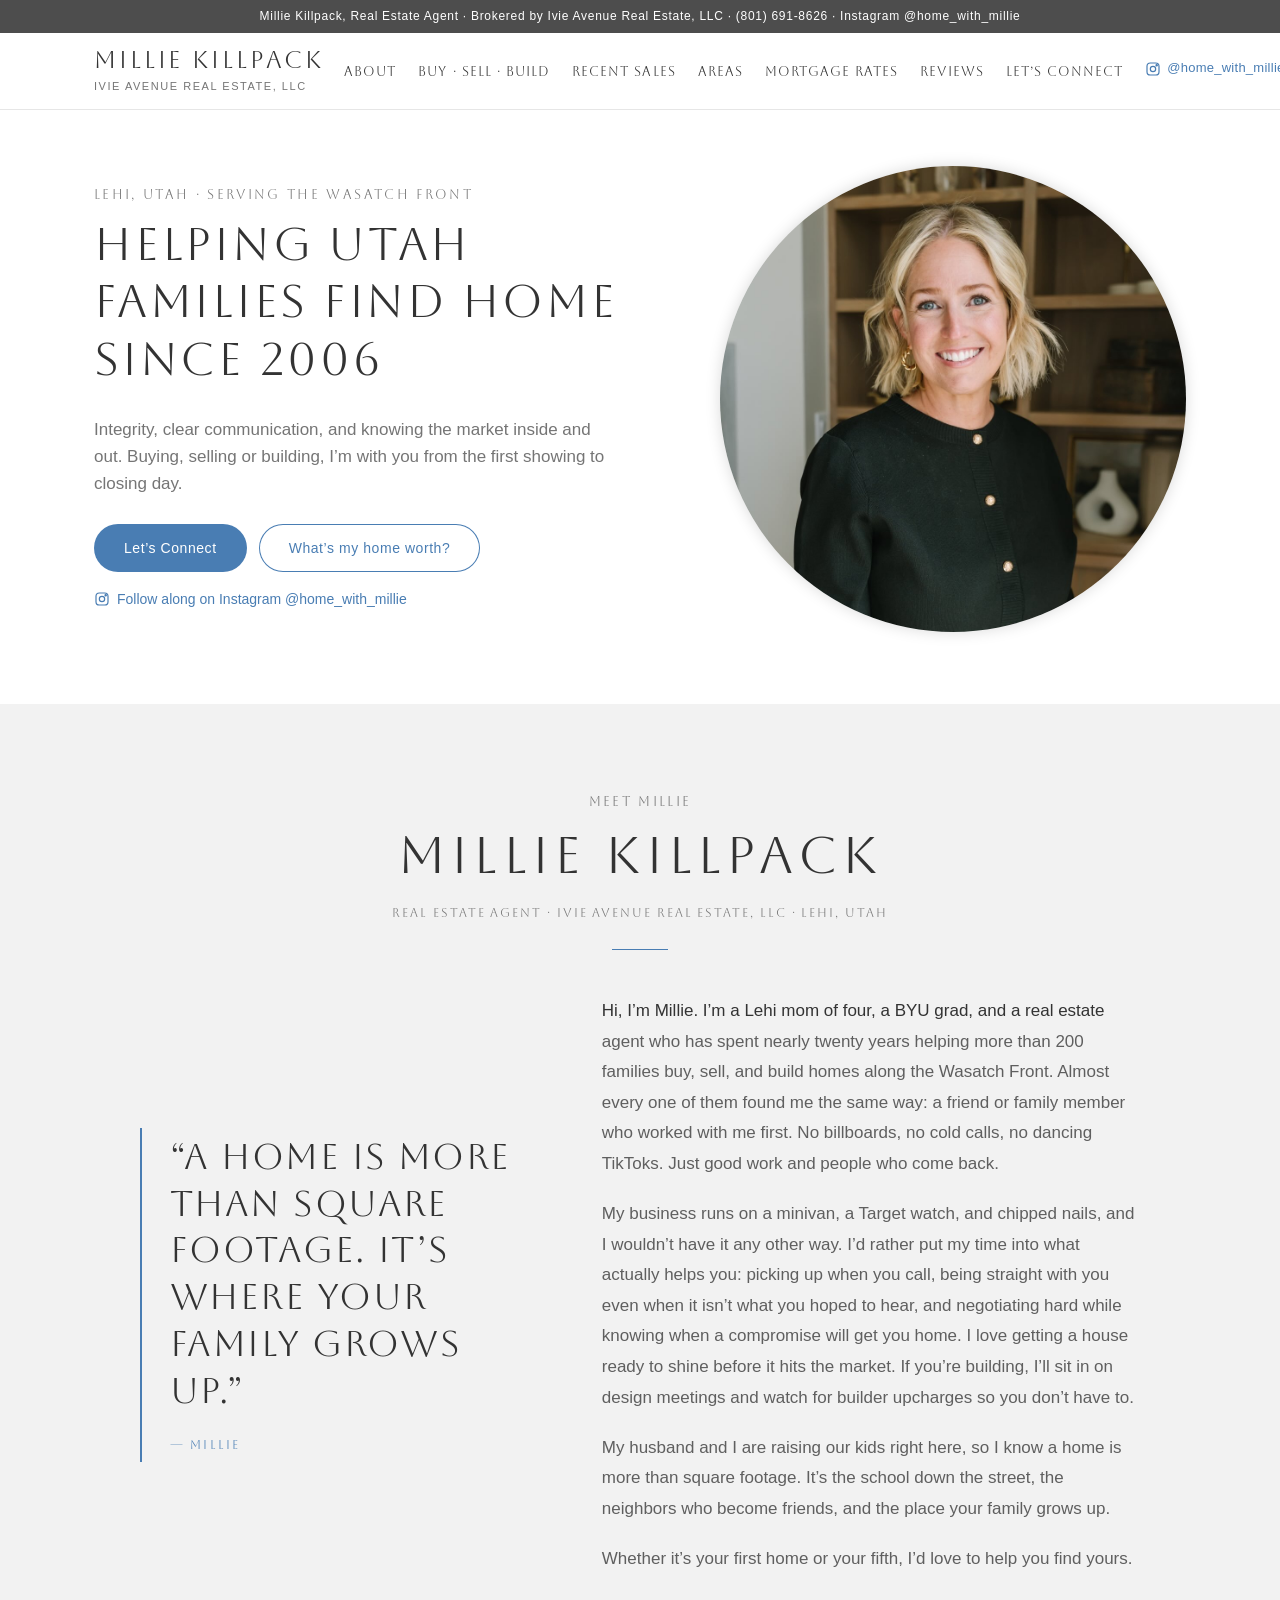
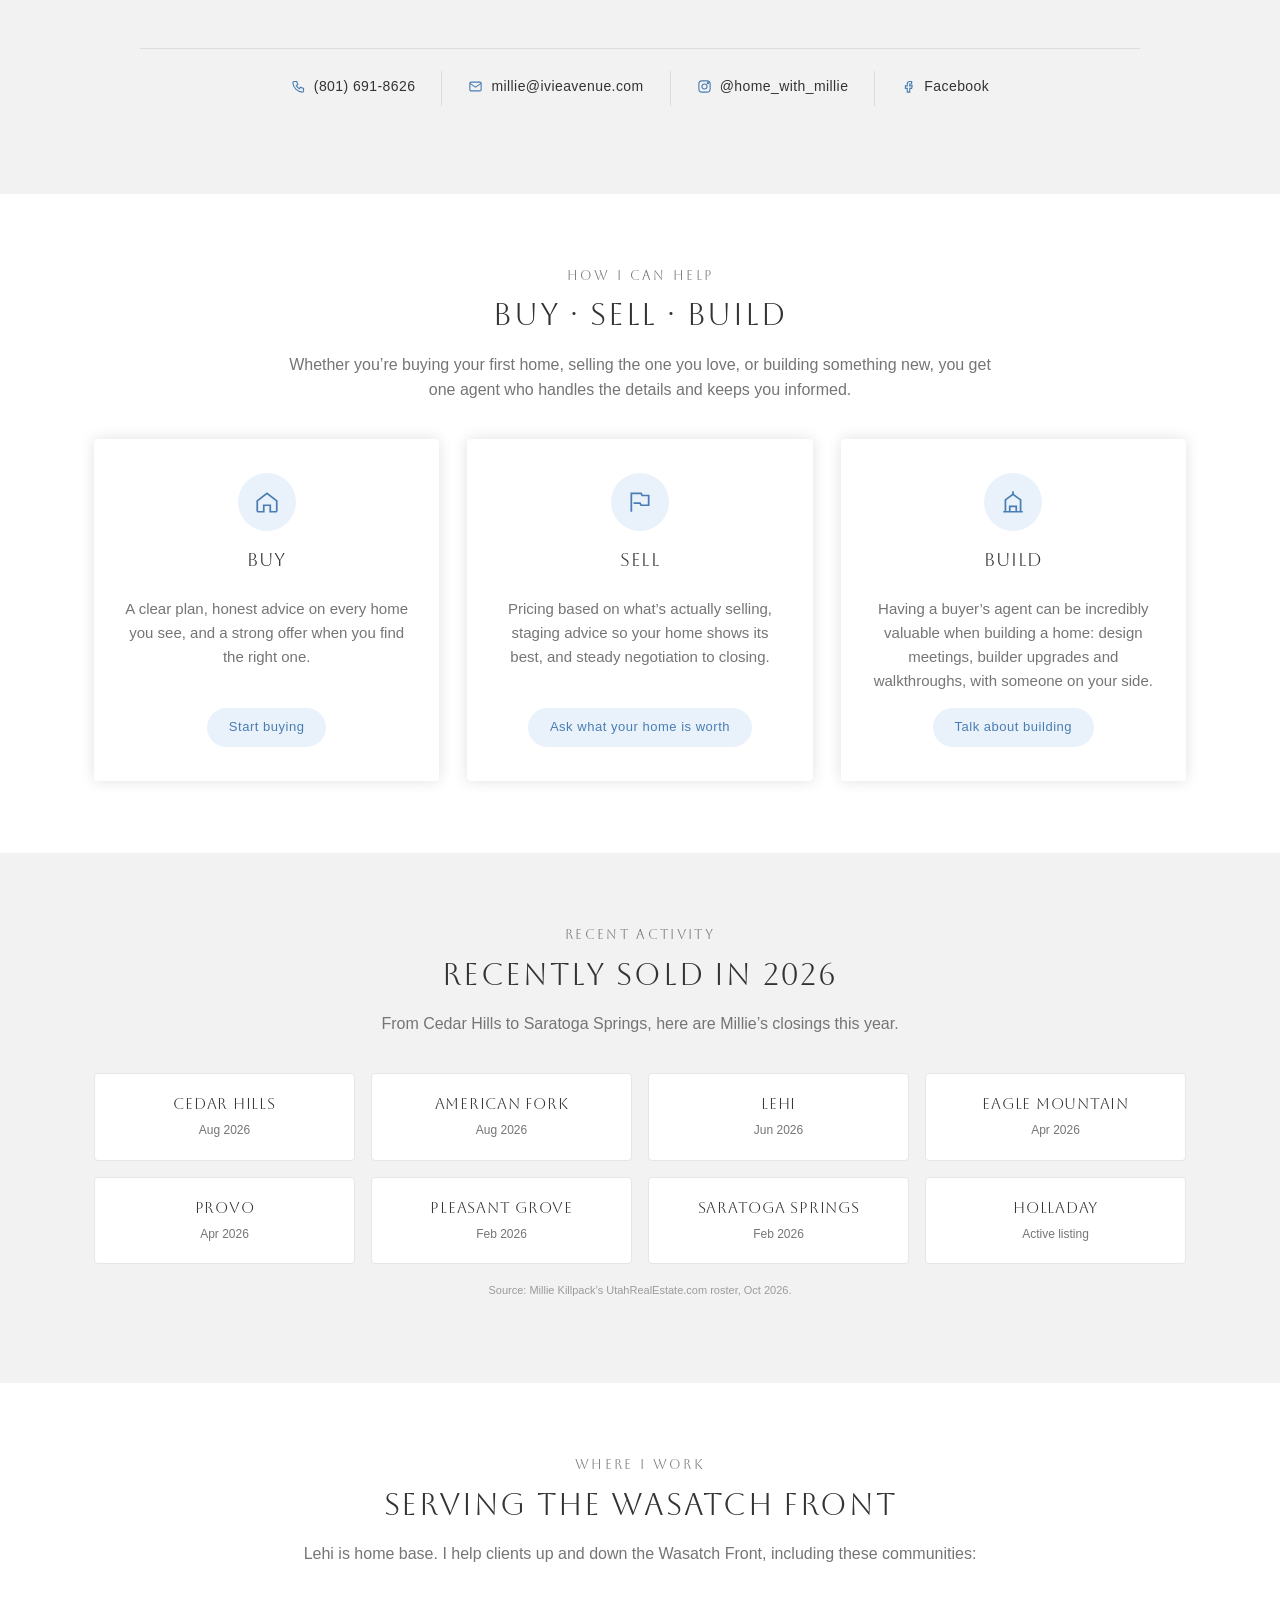
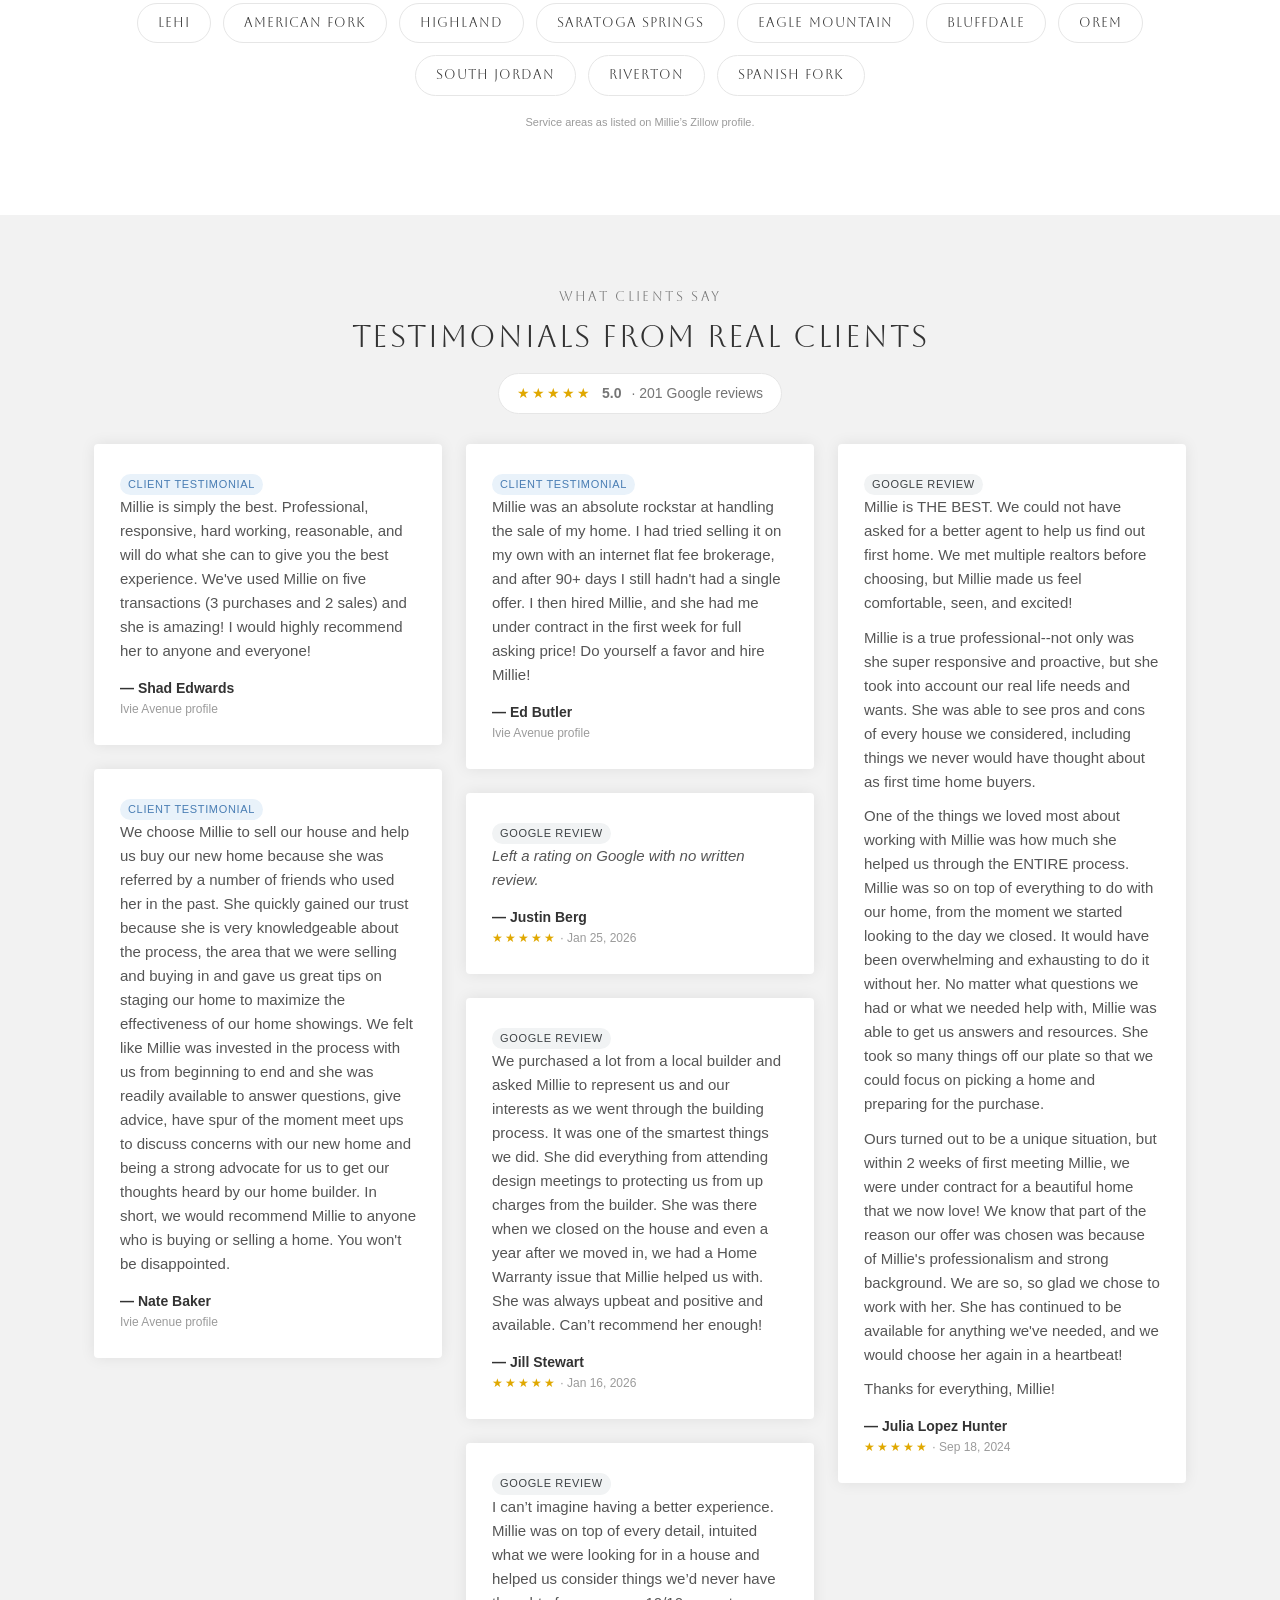
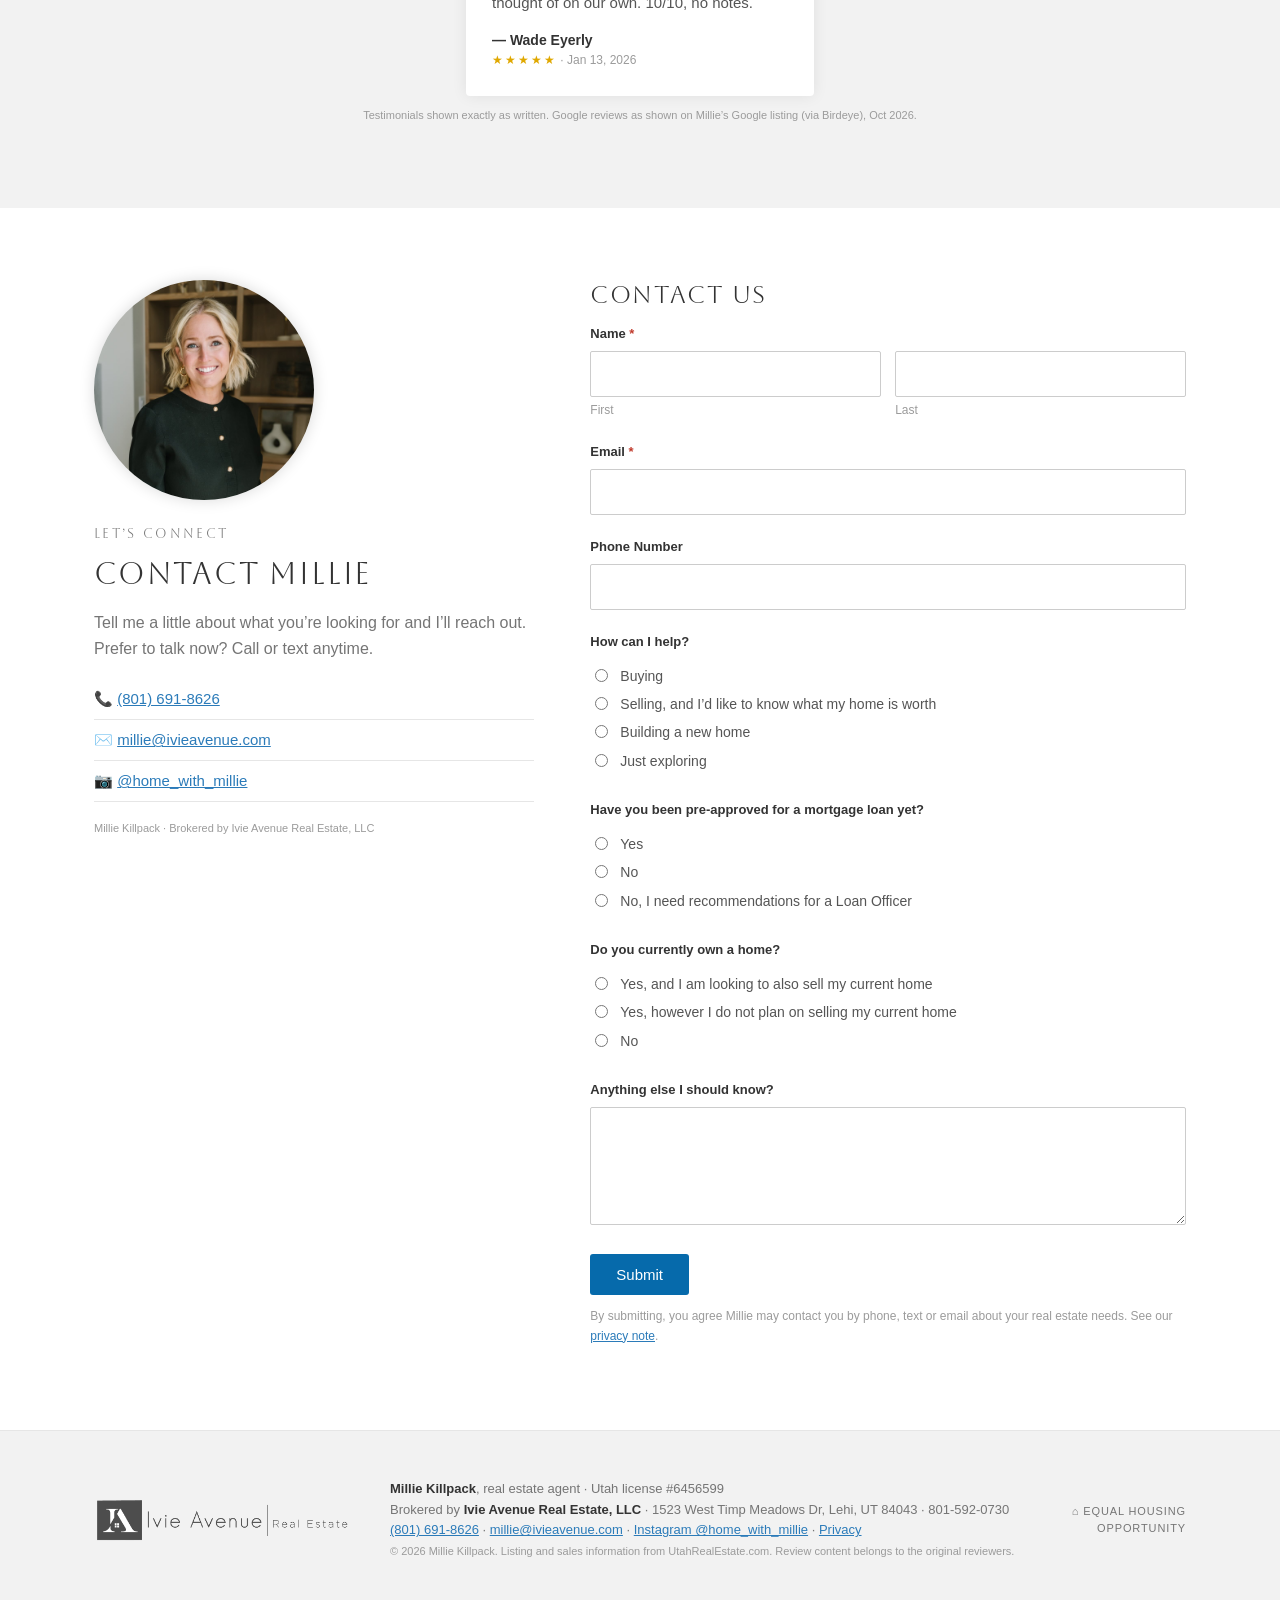
<file: index.html>
<!doctype html><html lang="en"><head><meta charset="utf-8"><meta name="viewport" content="width=device-width,initial-scale=1">
<title>Millie Killpack | Lehi-based Wasatch Front Real Estate Agent | Ivie Avenue Real Estate</title><meta name="description" content="Millie Killpack helps families buy, sell and build homes across the Wasatch Front, from her home base in Lehi, Utah. Brokered by Ivie Avenue Real Estate, LLC.">
<link rel="preload" href="fonts/aboreto.woff2" as="font" type="font/woff2" crossorigin><link rel="stylesheet" href="styles.css"></head><body>
<div class="topbar">Millie Killpack, Real Estate Agent · Brokered by Ivie Avenue Real Estate, LLC · <a href="tel:+18016918626">(801) 691-8626</a> · <a href="https://www.instagram.com/home_with_millie/" target="_blank" rel="noopener">Instagram @home_with_millie</a></div>
<header class="site"><div class="hdr"><a class="brand" href="index.html#top"><span class="nm">Millie Killpack</span><span class="bk">Ivie Avenue Real Estate, LLC</span></a>
<button class="menu-btn" aria-expanded="false" aria-controls="nav" onclick="var n=document.getElementById('nav');n.classList.toggle('open');this.setAttribute('aria-expanded',n.classList.contains('open'))">Menu ☰</button>
<nav class="main" id="nav"><ul><li><a href="index.html#about">About</a></li><li><a href="index.html#services">Buy · Sell · Build</a></li><li><a href="index.html#sold">Recent Sales</a></li><li><a href="index.html#areas">Areas</a></li><li><a href="rates.html">Mortgage Rates</a></li><li><a href="index.html#reviews">Reviews</a></li><li><a href="index.html#connect">Let’s Connect</a></li><li><a class="ig" href="https://www.instagram.com/home_with_millie/" target="_blank" rel="noopener" aria-label="Instagram @home_with_millie"><svg width="16" height="16" viewBox="0 0 24 24" fill="none" stroke="currentColor" stroke-width="1.8" aria-hidden="true"><rect x="3" y="3" width="18" height="18" rx="5"/><circle cx="12" cy="12" r="4"/><circle cx="17.5" cy="6.5" r="1" fill="currentColor"/></svg> <span>@home_with_millie</span></a></li></ul></nav></div></header>
<main id="top">
<section class="hero"><div class="wrap grid"><div>
<p class="eyebrow">Lehi, Utah · Serving the Wasatch Front</p>
<h1>Helping Utah families find home since 2006</h1>
<p class="intro">Integrity, clear communication, and knowing the market inside and out. Buying, selling or building, I’m with you from the first showing to closing day.</p>
<div class="ctas"><a class="btn" href="#connect">Let’s Connect</a><a class="btn ghost" href="#value">What’s my home worth?</a></div>
<p class="hero-ig"><a href="https://www.instagram.com/home_with_millie/" target="_blank" rel="noopener"><svg width="16" height="16" viewBox="0 0 24 24" fill="none" stroke="currentColor" stroke-width="1.8" aria-hidden="true"><rect x="3" y="3" width="18" height="18" rx="5"/><circle cx="12" cy="12" r="4"/><circle cx="17.5" cy="6.5" r="1" fill="currentColor"/></svg> Follow along on Instagram @home_with_millie</a></p>

</div><div class="circle"><img src="img/millie-square.jpg" alt="Millie Killpack, Lehi real estate agent" width="1080" height="1080"></div></div></section>

<section class="band about2" id="about"><div class="wrap">
<header class="about2-head"><p class="eyebrow">Meet Millie</p><h2>Millie Killpack</h2><p class="role">Real estate agent · Ivie Avenue Real Estate, LLC · Lehi, Utah</p></header>
<div class="about2-grid">
<blockquote class="pull"><p>“A home is more than square footage. It’s where your family grows up.”</p><cite>Millie</cite></blockquote>
<div class="about2-bio">
<p>Hi, I’m Millie. I’m a Lehi mom of four, a BYU grad, and a real estate agent who has spent nearly twenty years helping more than 200 families buy, sell, and build homes along the Wasatch Front. Almost every one of them found me the same way: a friend or family member who worked with me first. No billboards, no cold calls, no dancing TikToks. Just good work and people who come back.</p>
<p>My business runs on a minivan, a Target watch, and chipped nails, and I wouldn’t have it any other way. I’d rather put my time into what actually helps you: picking up when you call, being straight with you even when it isn’t what you hoped to hear, and negotiating hard while knowing when a compromise will get you home. I love getting a house ready to shine before it hits the market. If you’re building, I’ll sit in on design meetings and watch for builder upcharges so you don’t have to.</p>
<p>My husband and I are raising our kids right here, so I know a home is more than square footage. It’s the school down the street, the neighbors who become friends, and the place your family grows up.</p>
<p>Whether it’s your first home or your fifth, I’d love to help you find yours.</p>
</div></div>
<ul class="about2-contact">
<li><a href="tel:+18016918626"><svg width="15" height="15" viewBox="0 0 24 24" fill="none" stroke="currentColor" stroke-width="1.8" aria-hidden="true"><path d="M5 4h4l2 5-2.5 1.5a11 11 0 0 0 5 5L15 13l5 2v4a2 2 0 0 1-2 2A16 16 0 0 1 3 6a2 2 0 0 1 2-2"/></svg><span>(801) 691-8626</span></a></li>
<li><a href="mailto:millie@ivieavenue.com"><svg width="15" height="15" viewBox="0 0 24 24" fill="none" stroke="currentColor" stroke-width="1.8" aria-hidden="true"><rect x="3" y="5" width="18" height="14" rx="2"/><path d="m3 7 9 6 9-6"/></svg><span>millie@ivieavenue.com</span></a></li>
<li><a href="https://www.instagram.com/home_with_millie/" target="_blank" rel="noopener"><svg width="15" height="15" viewBox="0 0 24 24" fill="none" stroke="currentColor" stroke-width="1.8" aria-hidden="true"><rect x="3" y="3" width="18" height="18" rx="5"/><circle cx="12" cy="12" r="4"/><circle cx="17.5" cy="6.5" r="1" fill="currentColor"/></svg><span>@home_with_millie</span></a></li>
<li><a href="https://www.facebook.com/homewithmillie" target="_blank" rel="noopener"><svg width="15" height="15" viewBox="0 0 24 24" fill="none" stroke="currentColor" stroke-width="1.8" aria-hidden="true"><path d="M14 8h3V4h-3a4 4 0 0 0-4 4v3H7v4h3v6h4v-6h3l1-4h-4V8z"/></svg><span>Facebook</span></a></li>
</ul>
</div></section>

<section id="services"><div class="wrap center"><p class="eyebrow">How I can help</p><h2>Buy · Sell · Build</h2>
<p class="lead">Whether you’re buying your first home, selling the one you love, or building something new, you get one agent who handles the details and keeps you informed.</p>
<div class="cards">
<div class="card"><div class="ic"><svg width="26" height="26" viewBox="0 0 24 24" fill="none" stroke="currentColor" stroke-width="1.6"><path d="M3 11l9-7 9 7v9a1 1 0 0 1-1 1h-5v-6H9v6H4a1 1 0 0 1-1-1z"/></svg></div><h3>Buy</h3><p>A clear plan, honest advice on every home you see, and a strong offer when you find the right one.</p><a class="btn pill" href="#connect">Start buying</a></div>
<div class="card" id="value"><div class="ic"><svg width="26" height="26" viewBox="0 0 24 24" fill="none" stroke="currentColor" stroke-width="1.6"><path d="M4 21V4h9l1 2h6v9h-7l-1-2H6"/></svg></div><h3>Sell</h3><p>Pricing based on what’s actually selling, staging advice so your home shows its best, and steady negotiation to closing.</p><a class="btn pill" href="#connect">Ask what your home is worth</a></div>
<div class="card"><div class="ic"><svg width="26" height="26" viewBox="0 0 24 24" fill="none" stroke="currentColor" stroke-width="1.6"><path d="M3 21h18M5 21V10l7-5 7 5v11M9 21v-5h6v5"/><path d="M12 2v3"/></svg></div><h3>Build</h3><p>Having a buyer’s agent can be incredibly valuable when building a home: design meetings, builder upgrades and walkthroughs, with someone on your side.</p><a class="btn pill" href="#connect">Talk about building</a></div>
</div></div></section>

<section class="band" id="sold"><div class="wrap center"><p class="eyebrow">Recent activity</p><h2>Recently sold in 2026</h2>
<p class="lead">From Cedar Hills to Saratoga Springs, here are Millie’s closings this year.</p>
<div class="sold"><div><b>Cedar Hills</b><span>Aug 2026</span></div><div><b>American Fork</b><span>Aug 2026</span></div><div><b>Lehi</b><span>Jun 2026</span></div><div><b>Eagle Mountain</b><span>Apr 2026</span></div><div><b>Provo</b><span>Apr 2026</span></div><div><b>Pleasant Grove</b><span>Feb 2026</span></div><div><b>Saratoga Springs</b><span>Feb 2026</span></div><div><b>Holladay</b><span>Active listing</span></div></div>
<p class="src" style="margin-top:18px">Source: Millie Killpack’s UtahRealEstate.com roster, Oct 2026.</p>
</div></section>

<section id="areas"><div class="wrap center"><p class="eyebrow">Where I work</p><h2>Serving the Wasatch Front</h2>
<p class="lead">Lehi is home base. I help clients up and down the Wasatch Front, including these communities:</p>
<div class="areas"><span>Lehi</span><span>American Fork</span><span>Highland</span><span>Saratoga Springs</span><span>Eagle Mountain</span><span>Bluffdale</span><span>Orem</span><span>South Jordan</span><span>Riverton</span><span>Spanish Fork</span></div>
<p class="src" style="margin-top:18px">Service areas as listed on Millie’s Zillow profile.</p>
</div></section>

<section class="band" id="reviews"><div class="wrap center"><p class="eyebrow">What clients say</p><h2>Testimonials from real clients</h2>
<div class="rating"><span class="stars">★★★★★</span><b>5.0</b> · 201 Google reviews</div>
<div class="reviews" style="text-align:left"><article class="rev"><span class="tag">Client testimonial</span><blockquote><p>Millie is simply the best. Professional, responsive, hard working, reasonable, and will do what she can to give you the best experience. We&#x27;ve used Millie on five transactions (3 purchases and 2 sales) and she is amazing! I would highly recommend her to anyone and everyone!</p></blockquote><div class="who">— Shad Edwards</div><div class="meta">Ivie Avenue profile</div></article><article class="rev"><span class="tag">Client testimonial</span><blockquote><p>We choose Millie to sell our house and help us buy our new home because she was referred by a number of friends who used her in the past. She quickly gained our trust because she is very knowledgeable about the process, the area that we were selling and buying in and gave us great tips on staging our home to maximize the effectiveness of our home showings. We felt like Millie was invested in the process with us from beginning to end and she was readily available to answer questions, give advice, have spur of the moment meet ups to discuss concerns with our new home and being a strong advocate for us to get our thoughts heard by our home builder. In short, we would recommend Millie to anyone who is buying or selling a home. You won&#x27;t be disappointed.</p></blockquote><div class="who">— Nate Baker</div><div class="meta">Ivie Avenue profile</div></article><article class="rev"><span class="tag">Client testimonial</span><blockquote><p>Millie was an absolute rockstar at handling the sale of my home. I had tried selling it on my own with an internet flat fee brokerage, and after 90+ days I still hadn&#x27;t had a single offer. I then hired Millie, and she had me under contract in the first week for full asking price! Do yourself a favor and hire Millie!</p></blockquote><div class="who">— Ed Butler</div><div class="meta">Ivie Avenue profile</div></article><article class="rev"><span class="tag g">Google review</span><blockquote><p><em>Left a rating on Google with no written review.</em></p></blockquote><div class="who">— Justin Berg</div><div class="meta"><span class="stars" aria-label="5 out of 5 stars">★★★★★</span> · Jan 25, 2026</div></article><article class="rev"><span class="tag g">Google review</span><blockquote><p>We purchased a lot from a local builder and asked Millie to represent us and our interests as we went through the building process. It was one of the smartest things we did. She did everything from attending design meetings to protecting us from up charges from the builder. She was there when we closed on the house and even a year after we moved in, we had a Home Warranty issue that Millie helped us with. She was always upbeat and positive and available. Can’t recommend her enough!</p></blockquote><div class="who">— Jill Stewart</div><div class="meta"><span class="stars" aria-label="5 out of 5 stars">★★★★★</span> · Jan 16, 2026</div></article><article class="rev"><span class="tag g">Google review</span><blockquote><p>I can’t imagine having a better experience. Millie was on top of every detail, intuited what we were looking for in a house and helped us consider things we’d never have thought of on our own. 10/10, no notes.</p></blockquote><div class="who">— Wade Eyerly</div><div class="meta"><span class="stars" aria-label="5 out of 5 stars">★★★★★</span> · Jan 13, 2026</div></article><article class="rev"><span class="tag g">Google review</span><blockquote><p>Millie is THE BEST. We could not have asked for a better agent to help us find out first home. We met multiple realtors before choosing, but Millie made us feel comfortable, seen, and excited!</p><p>Millie is a true professional--not only was she super responsive and proactive, but she took into account our real life needs and wants. She was able to see pros and cons of every house we considered, including things we never would have thought about as first time home buyers.</p><p>One of the things we loved most about working with Millie was how much she helped us through the ENTIRE process. Millie was so on top of everything to do with our home, from the moment we started looking to the day we closed. It would have been overwhelming and exhausting to do it without her. No matter what questions we had or what we needed help with, Millie was able to get us answers and resources. She took so many things off our plate so that we could focus on picking a home and preparing for the purchase.</p><p>Ours turned out to be a unique situation, but within 2 weeks of first meeting Millie, we were under contract for a beautiful home that we now love! We know that part of the reason our offer was chosen was because of Millie&#x27;s professionalism and strong background. We are so, so glad we chose to work with her. She has continued to be available for anything we&#x27;ve needed, and we would choose her again in a heartbeat!</p><p>Thanks for everything, Millie!</p></blockquote><div class="who">— Julia Lopez Hunter</div><div class="meta"><span class="stars" aria-label="5 out of 5 stars">★★★★★</span> · Sep 18, 2024</div></article></div>
<p class="src">Testimonials shown exactly as written. Google reviews as shown on Millie’s Google listing (via Birdeye), Oct 2026.</p>
</div></section>

<section class="connect" id="connect"><div class="wrap grid">
<div class="side"><div class="circle"><img src="img/millie-square.jpg" alt="Millie Killpack" loading="lazy"></div>
<p class="eyebrow">Let’s connect</p><h2>Contact Millie</h2>
<p>Tell me a little about what you’re looking for and I’ll reach out. Prefer to talk now? Call or text anytime.</p>
<ul class="contact-list"><li>📞 <a href="tel:+18016918626">(801) 691-8626</a></li><li>✉️ <a href="mailto:millie@ivieavenue.com">millie@ivieavenue.com</a></li><li>📷 <a href="https://www.instagram.com/home_with_millie/" target="_blank" rel="noopener">@home_with_millie</a></li></ul>
<p class="src">Millie Killpack · Brokered by Ivie Avenue Real Estate, LLC</p></div>
<div><h2 style="font-size:24px">Contact us</h2>
<!-- Form posts to FormSubmit, which emails milliekillpack@gmail.com. The first real submission sends Millie a one-time activation link. -->
<form id="lead-form" data-preview="false" data-live-action="https://formsubmit.co/milliekillpack@gmail.com" action="#" method="post" novalidate>
<input type="hidden" name="_subject" value="New website inquiry: milliekillpack.com">
<input type="hidden" name="_template" value="table">
<input type="hidden" name="_next" value="https://milliekillpackhomes.com/thanks.html">
<input type="text" name="_honey" class="hp" tabindex="-1" autocomplete="off" aria-hidden="true">
<div class="fld"><label>Name <span class="req">*</span></label><div class="row2"><div><input type="text" id="first" name="First name" autocomplete="given-name" required aria-label="First name"><span class="sub">First</span></div><div><input type="text" id="last" name="Last name" autocomplete="family-name" required aria-label="Last name"><span class="sub">Last</span></div></div></div>
<div class="fld"><label for="email">Email <span class="req">*</span></label><input type="email" id="email" name="email" autocomplete="email" required></div>
<div class="fld"><label for="phone">Phone Number</label><input type="tel" id="phone" name="Phone" autocomplete="tel"></div>
<fieldset><legend>How can I help?</legend>
<label class="opt"><input type="radio" name="How can I help" value="Buying"> Buying</label><label class="opt"><input type="radio" name="How can I help" value="Selling"> Selling, and I’d like to know what my home is worth</label><label class="opt"><input type="radio" name="How can I help" value="Building"> Building a new home</label><label class="opt"><input type="radio" name="How can I help" value="Exploring"> Just exploring</label></fieldset>
<fieldset><legend>Have you been pre-approved for a mortgage loan yet?</legend>
<label class="opt"><input type="radio" name="Pre-approved" value="Yes"> Yes</label><label class="opt"><input type="radio" name="Pre-approved" value="No"> No</label><label class="opt"><input type="radio" name="Pre-approved" value="Need loan officer"> No, I need recommendations for a Loan Officer</label></fieldset>
<fieldset><legend>Do you currently own a home?</legend>
<label class="opt"><input type="radio" name="Owns a home" value="Yes, selling"> Yes, and I am looking to also sell my current home</label><label class="opt"><input type="radio" name="Owns a home" value="Yes, keeping"> Yes, however I do not plan on selling my current home</label><label class="opt"><input type="radio" name="Owns a home" value="No"> No</label></fieldset>
<div class="fld"><label for="msg">Anything else I should know?</label><textarea id="msg" name="Message" rows="4"></textarea></div>
<button class="submit" type="submit">Submit</button>
<p class="consent">By submitting, you agree Millie may contact you by phone, text or email about your real estate needs. See our <a href="privacy.html">privacy note</a>.</p>
<div class="form-msg" role="status"></div>
</form></div></div></section>
</main><footer><div class="wrap grid"><img class="logo" src="img/Ivie_Ave_bannerlogo.png" alt="Ivie Avenue Real Estate, LLC logo">
<div class="disc"><b>Millie Killpack</b>, real estate agent · Utah license #6456599<br>
Brokered by <b>Ivie Avenue Real Estate, LLC</b> · 1523 West Timp Meadows Dr, Lehi, UT 84043 · 801-592-0730<br>
<a href="tel:+18016918626">(801) 691-8626</a> · <a href="mailto:millie@ivieavenue.com">millie@ivieavenue.com</a> · <a href="https://www.instagram.com/home_with_millie/" target="_blank" rel="noopener">Instagram @home_with_millie</a> · <a href="privacy.html">Privacy</a><br>
<span class="src">© 2026 Millie Killpack. Listing and sales information from UtahRealEstate.com. Review content belongs to the original reviewers.</span></div>
<div class="eho">⌂ Equal Housing<br>Opportunity</div></div></footer>
<div class="mbar"><a href="tel:+18016918626">Call</a><a href="sms:+18016918626">Text</a><a href="index.html#connect">Connect</a></div><script>
document.querySelectorAll('nav.main a').forEach(a=>a.addEventListener('click',()=>document.getElementById('nav').classList.remove('open')));
document.querySelectorAll('form[data-live-action]').forEach(f=>{
 if(f.dataset.preview!=='true'){f.action=f.dataset.liveAction;f.noValidate=false;return;}
 f.addEventListener('submit',e=>{e.preventDefault();if(!f.reportValidity())return;var m=f.querySelector('.form-msg');m.style.display='block';m.textContent='Preview only: this form is switched off until launch, so nothing was sent. Please call or text Millie at (801) 691-8626 or email millie@ivieavenue.com.';});
});
</script></body></html>
</file>
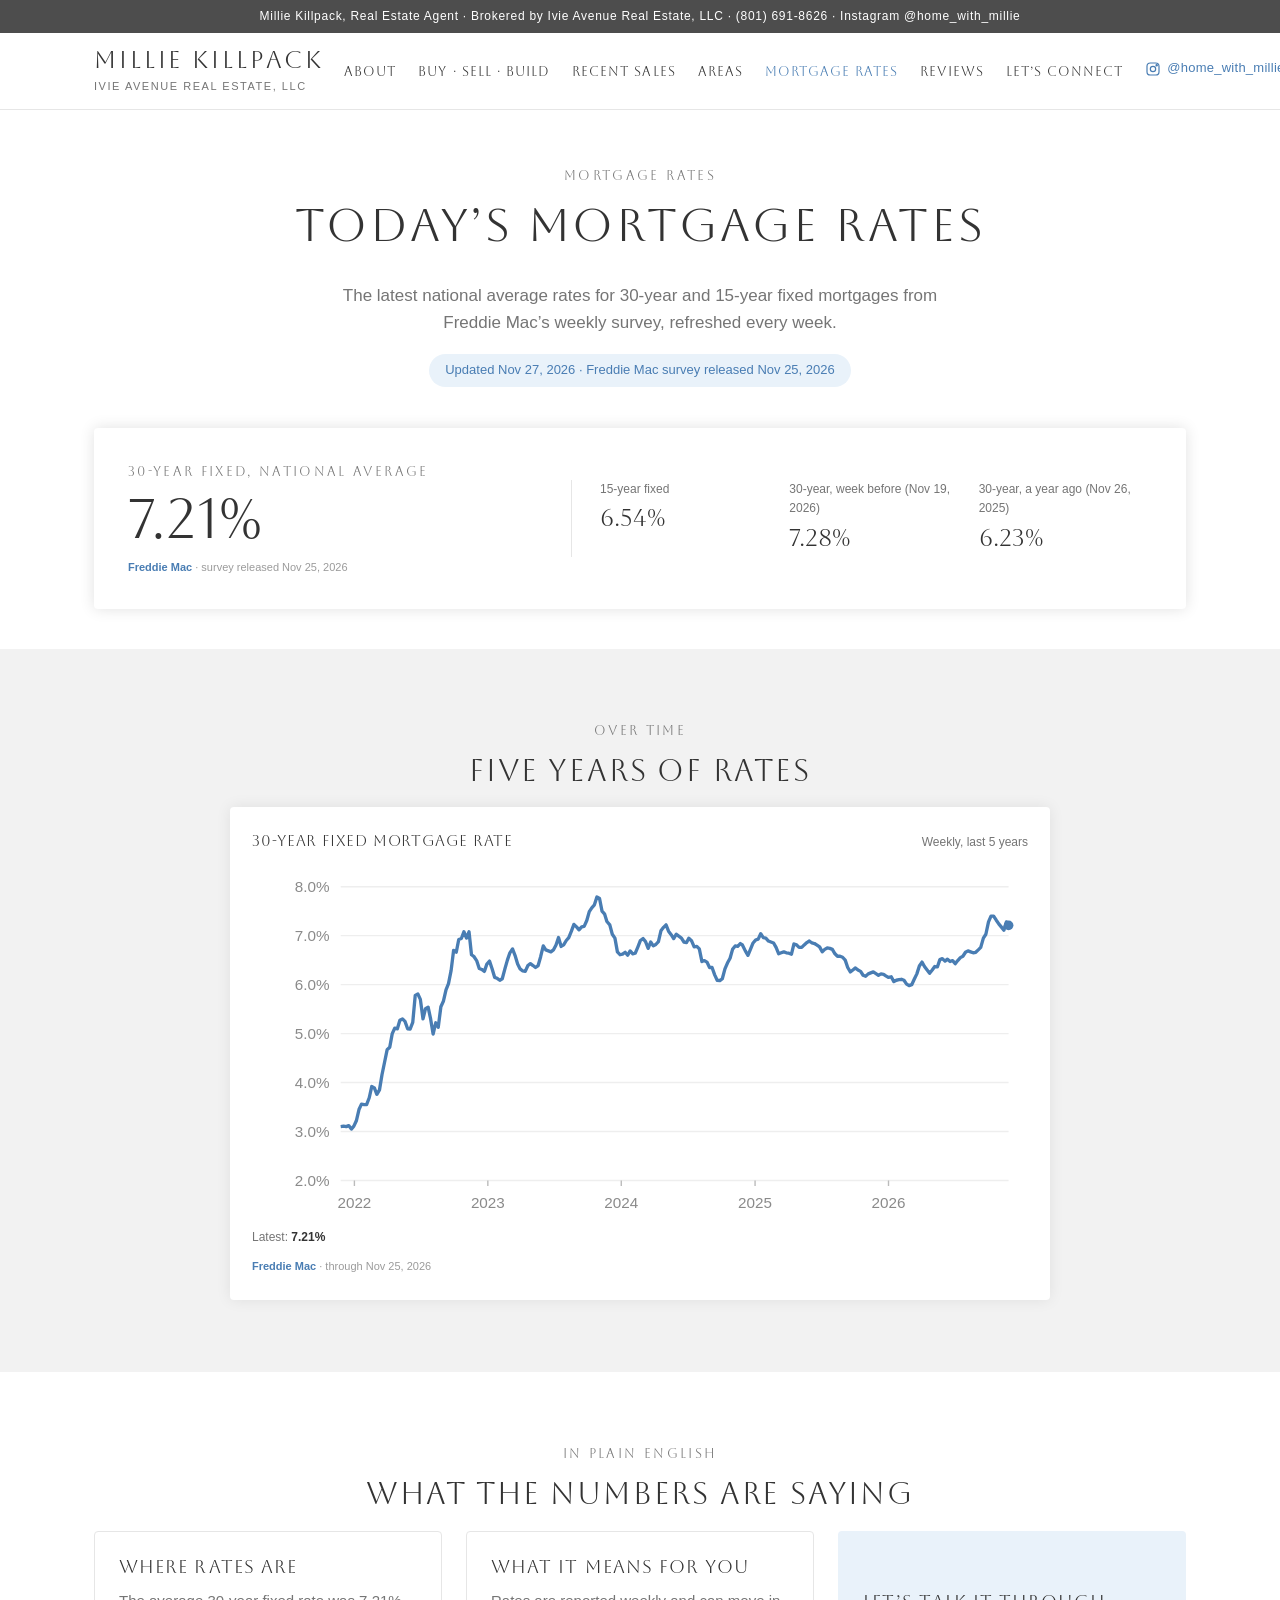
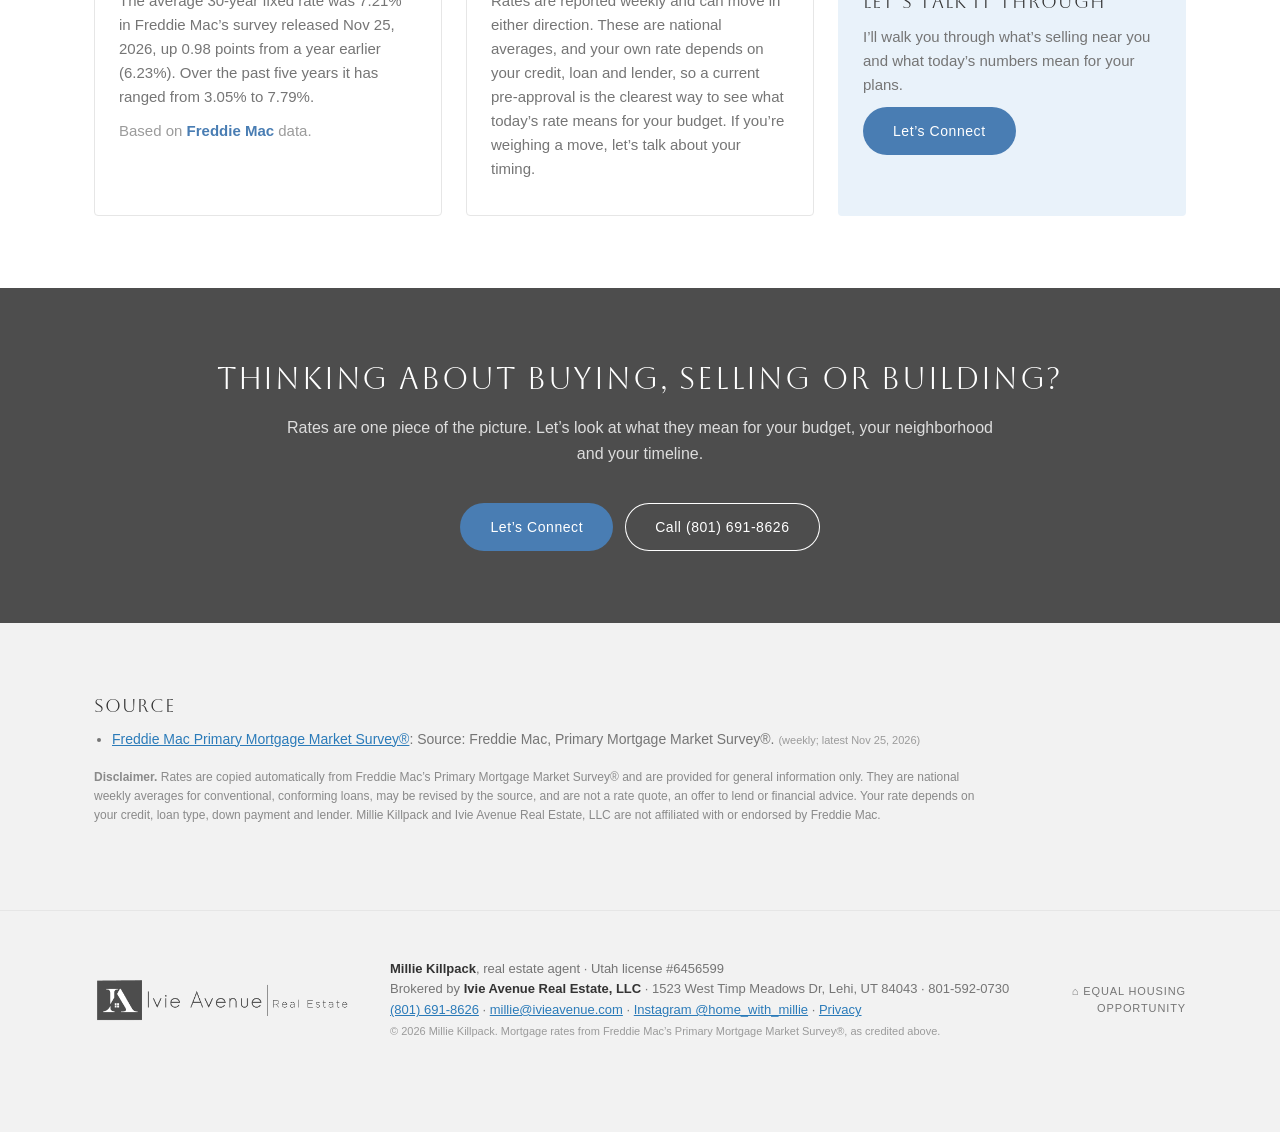
<file: market.html>
<!doctype html><html lang="en"><head><meta charset="utf-8"><title>Mortgage Rates | Millie Killpack</title>
<link rel="canonical" href="https://milliekillpackhomes.com/rates.html"><meta name="robots" content="noindex">
<meta http-equiv="refresh" content="0; url=rates.html"><script>location.replace('rates.html'+location.hash)</script></head>
<body><p>This page has moved to <a href="rates.html">Mortgage Rates</a>.</p></body></html>
</file>
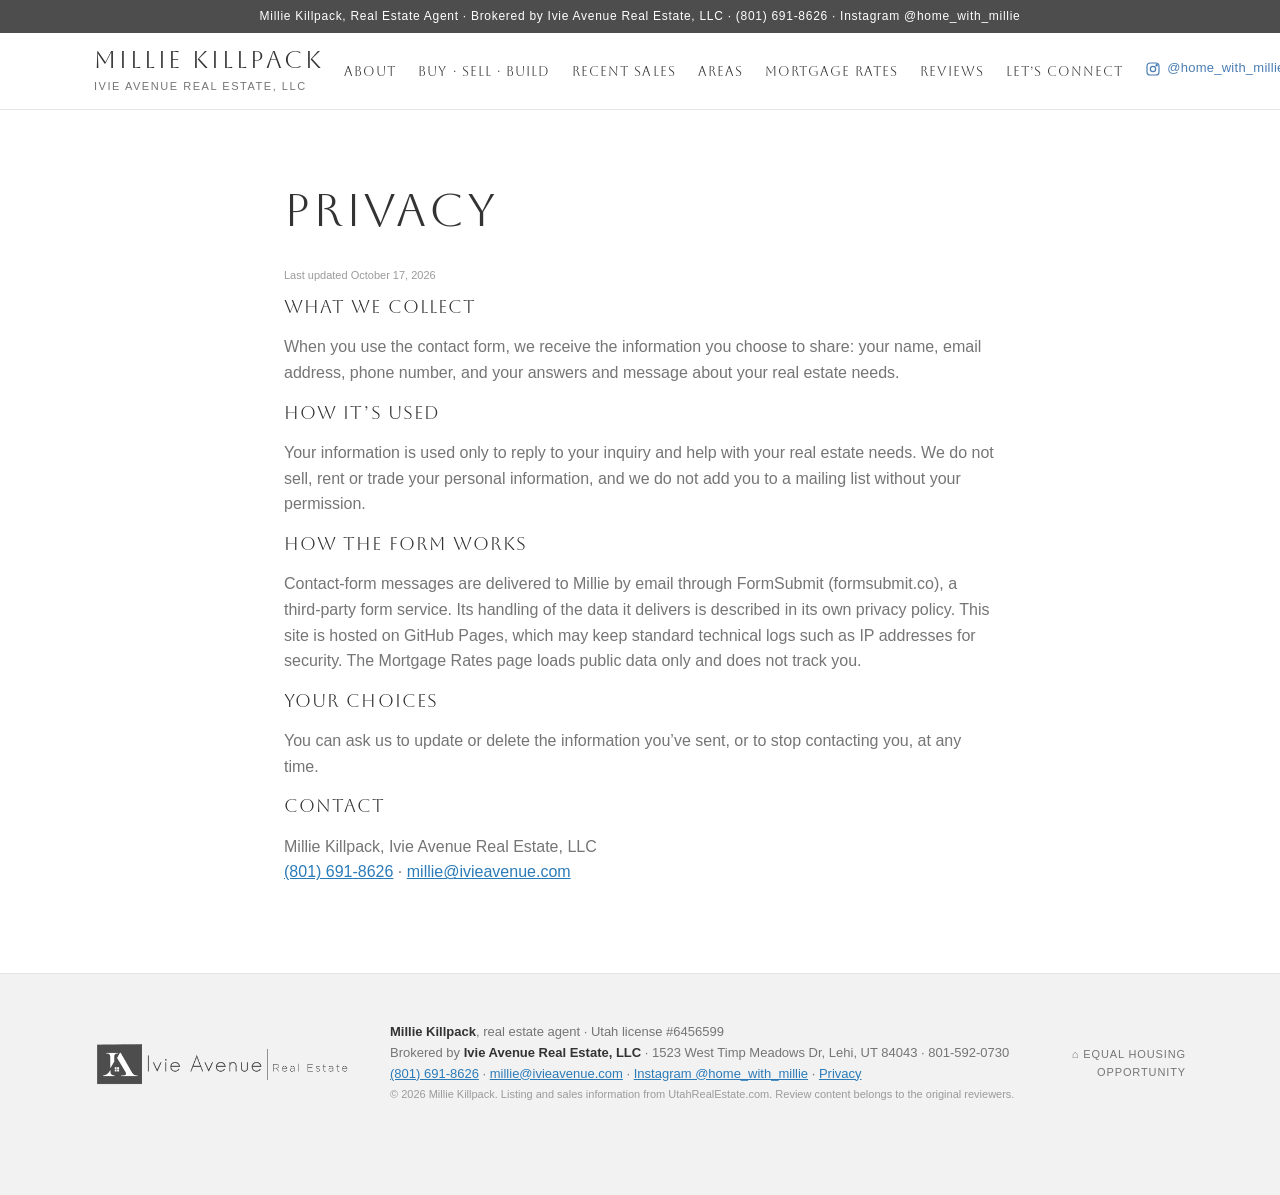
<file: privacy.html>
<!doctype html><html lang="en"><head><meta charset="utf-8"><meta name="viewport" content="width=device-width,initial-scale=1">
<title>Privacy | Millie Killpack</title><meta name="description" content="Privacy policy">
<link rel="preload" href="fonts/aboreto.woff2" as="font" type="font/woff2" crossorigin><link rel="stylesheet" href="styles.css"></head><body>
<div class="topbar">Millie Killpack, Real Estate Agent · Brokered by Ivie Avenue Real Estate, LLC · <a href="tel:+18016918626">(801) 691-8626</a> · <a href="https://www.instagram.com/home_with_millie/" target="_blank" rel="noopener">Instagram @home_with_millie</a></div>
<header class="site"><div class="hdr"><a class="brand" href="index.html#top"><span class="nm">Millie Killpack</span><span class="bk">Ivie Avenue Real Estate, LLC</span></a>
<button class="menu-btn" aria-expanded="false" aria-controls="nav" onclick="var n=document.getElementById('nav');n.classList.toggle('open');this.setAttribute('aria-expanded',n.classList.contains('open'))">Menu ☰</button>
<nav class="main" id="nav"><ul><li><a href="index.html#about">About</a></li><li><a href="index.html#services">Buy · Sell · Build</a></li><li><a href="index.html#sold">Recent Sales</a></li><li><a href="index.html#areas">Areas</a></li><li><a href="rates.html">Mortgage Rates</a></li><li><a href="index.html#reviews">Reviews</a></li><li><a href="index.html#connect">Let’s Connect</a></li><li><a class="ig" href="https://www.instagram.com/home_with_millie/" target="_blank" rel="noopener" aria-label="Instagram @home_with_millie"><svg width="16" height="16" viewBox="0 0 24 24" fill="none" stroke="currentColor" stroke-width="1.8" aria-hidden="true"><rect x="3" y="3" width="18" height="18" rx="5"/><circle cx="12" cy="12" r="4"/><circle cx="17.5" cy="6.5" r="1" fill="currentColor"/></svg> <span>@home_with_millie</span></a></li></ul></nav></div></header><main><section><div class="wrap" style="max-width:760px"><h1>Privacy</h1>
<p class="src">Last updated October 17, 2026</p>
<h3>What we collect</h3>
<p>When you use the contact form, we receive the information you choose to share: your name, email address, phone number, and your answers and message about your real estate needs.</p>
<h3>How it’s used</h3>
<p>Your information is used only to reply to your inquiry and help with your real estate needs. We do not sell, rent or trade your personal information, and we do not add you to a mailing list without your permission.</p>
<h3>How the form works</h3>
<p>Contact-form messages are delivered to Millie by email through FormSubmit (formsubmit.co), a third-party form service. Its handling of the data it delivers is described in its own privacy policy. This site is hosted on GitHub Pages, which may keep standard technical logs such as IP addresses for security. The Mortgage Rates page loads public data only and does not track you.</p>
<h3>Your choices</h3>
<p>You can ask us to update or delete the information you’ve sent, or to stop contacting you, at any time.</p>
<h3>Contact</h3>
<p>Millie Killpack, Ivie Avenue Real Estate, LLC<br><a href="tel:+18016918626">(801) 691-8626</a> · <a href="mailto:millie@ivieavenue.com">millie@ivieavenue.com</a></p></div></section></main><footer><div class="wrap grid"><img class="logo" src="img/Ivie_Ave_bannerlogo.png" alt="Ivie Avenue Real Estate, LLC logo">
<div class="disc"><b>Millie Killpack</b>, real estate agent · Utah license #6456599<br>
Brokered by <b>Ivie Avenue Real Estate, LLC</b> · 1523 West Timp Meadows Dr, Lehi, UT 84043 · 801-592-0730<br>
<a href="tel:+18016918626">(801) 691-8626</a> · <a href="mailto:millie@ivieavenue.com">millie@ivieavenue.com</a> · <a href="https://www.instagram.com/home_with_millie/" target="_blank" rel="noopener">Instagram @home_with_millie</a> · <a href="privacy.html">Privacy</a><br>
<span class="src">© 2026 Millie Killpack. Listing and sales information from UtahRealEstate.com. Review content belongs to the original reviewers.</span></div>
<div class="eho">⌂ Equal Housing<br>Opportunity</div></div></footer>
<div class="mbar"><a href="tel:+18016918626">Call</a><a href="sms:+18016918626">Text</a><a href="index.html#connect">Connect</a></div><script>
document.querySelectorAll('nav.main a').forEach(a=>a.addEventListener('click',()=>document.getElementById('nav').classList.remove('open')));
document.querySelectorAll('form[data-live-action]').forEach(f=>{
 if(f.dataset.preview!=='true'){f.action=f.dataset.liveAction;f.noValidate=false;return;}
 f.addEventListener('submit',e=>{e.preventDefault();if(!f.reportValidity())return;var m=f.querySelector('.form-msg');m.style.display='block';m.textContent='Preview only: this form is switched off until launch, so nothing was sent. Please call or text Millie at (801) 691-8626 or email millie@ivieavenue.com.';});
});
</script></body></html>
</file>
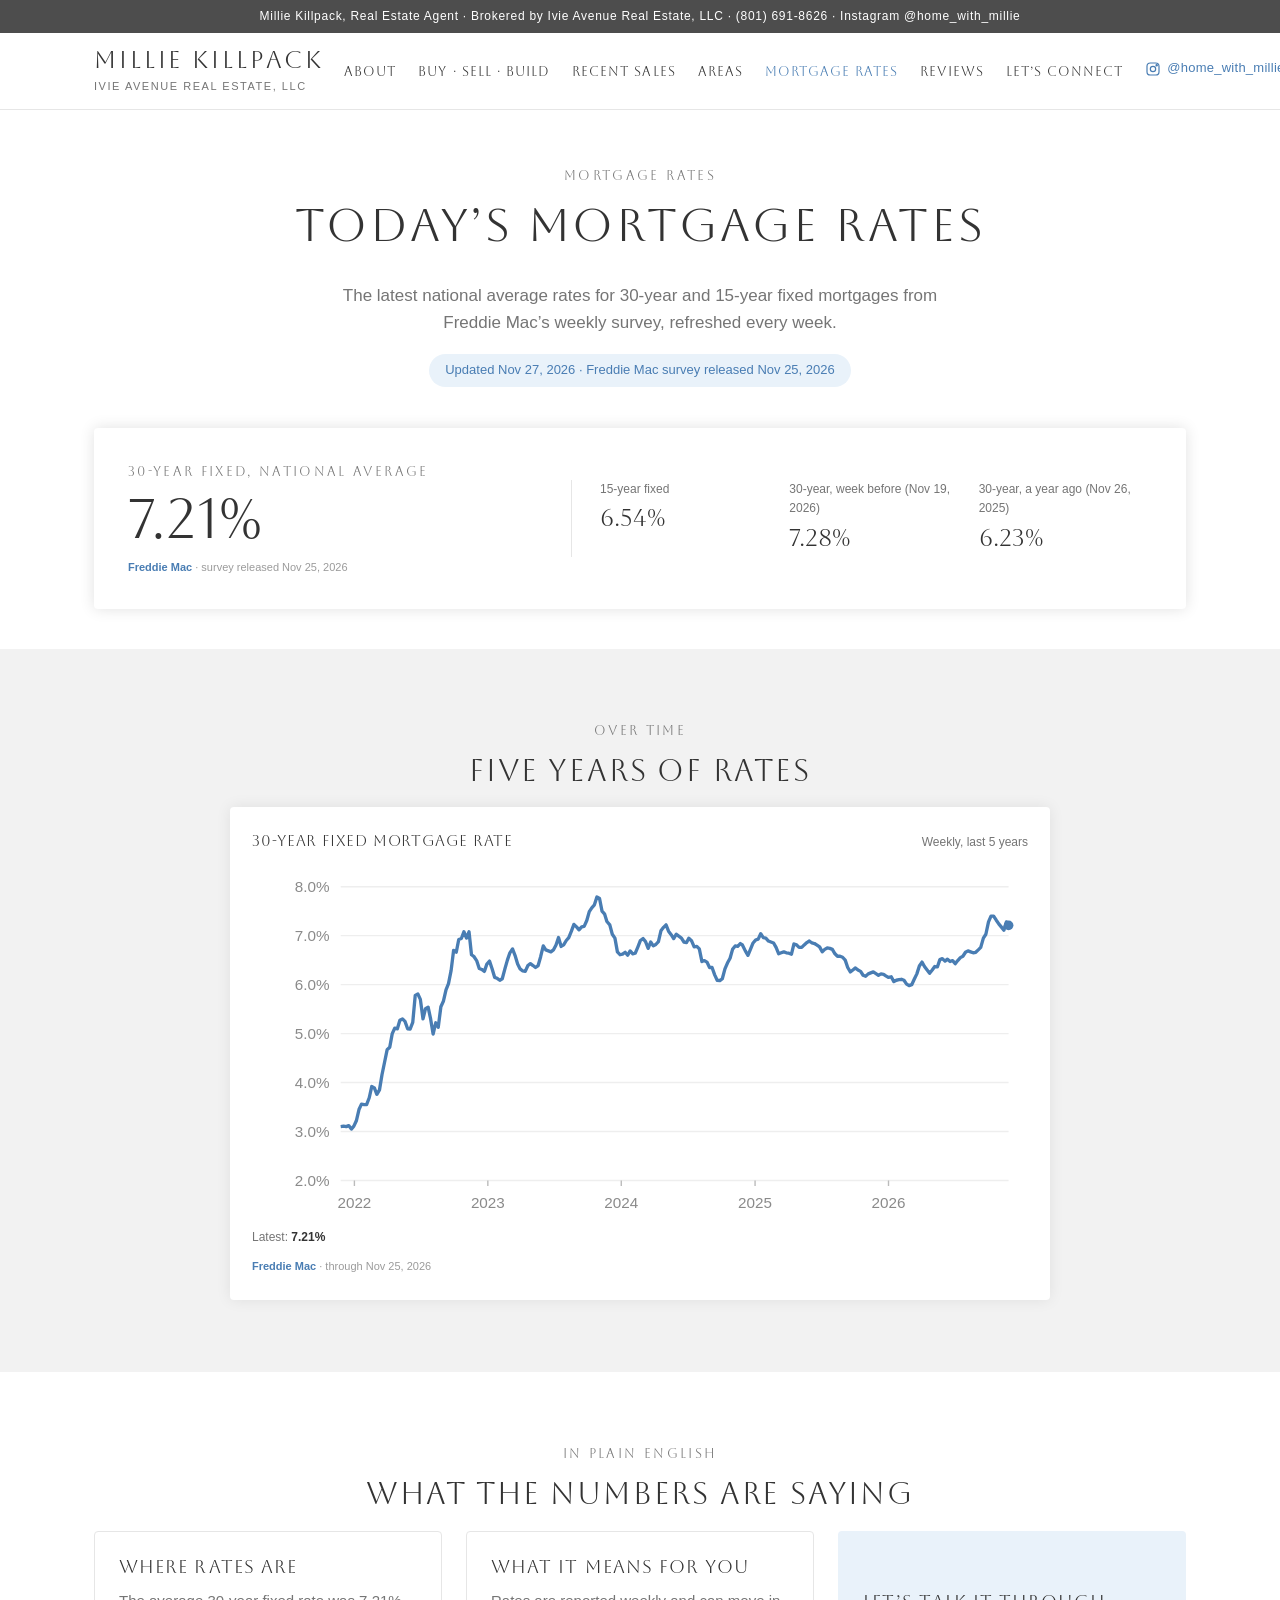
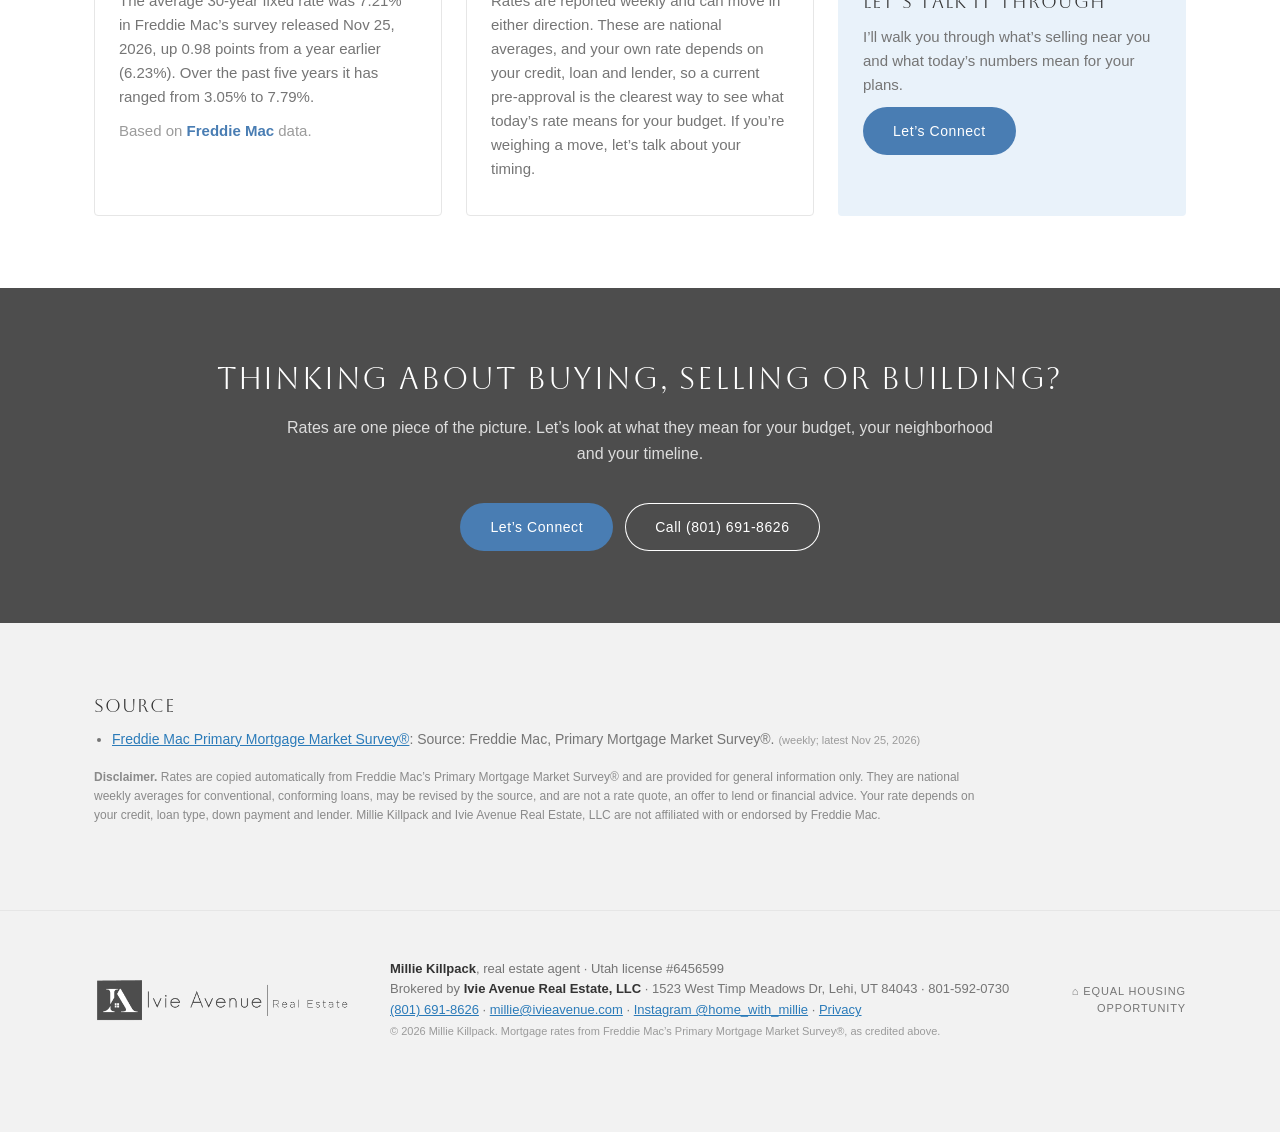
<file: rates.html>
<!doctype html><html lang="en"><head><meta charset="utf-8"><meta name="viewport" content="width=device-width,initial-scale=1">
<title>Today’s Mortgage Rates | Millie Killpack, Ivie Avenue Real Estate</title><meta name="description" content="The latest 30-year and 15-year fixed mortgage rates from Freddie Mac’s weekly survey, with a five-year trend, refreshed every week.">
<link rel="preload" href="fonts/aboreto.woff2" as="font" type="font/woff2" crossorigin><link rel="stylesheet" href="styles.css"><link rel="stylesheet" href="market.css"></head><body>
<div class="topbar">Millie Killpack, Real Estate Agent · Brokered by Ivie Avenue Real Estate, LLC · <a href="tel:+18016918626">(801) 691-8626</a> · <a href="https://www.instagram.com/home_with_millie/" target="_blank" rel="noopener">Instagram @home_with_millie</a></div>
<header class="site"><div class="hdr"><a class="brand" href="index.html#top"><span class="nm">Millie Killpack</span><span class="bk">Ivie Avenue Real Estate, LLC</span></a>
<button class="menu-btn" aria-expanded="false" aria-controls="nav" onclick="var n=document.getElementById('nav');n.classList.toggle('open');this.setAttribute('aria-expanded',n.classList.contains('open'))">Menu ☰</button>
<nav class="main" id="nav"><ul><li><a href="index.html#about">About</a></li><li><a href="index.html#services">Buy · Sell · Build</a></li><li><a href="index.html#sold">Recent Sales</a></li><li><a href="index.html#areas">Areas</a></li><li><a href="rates.html" aria-current="page">Mortgage Rates</a></li><li><a href="index.html#reviews">Reviews</a></li><li><a href="index.html#connect">Let’s Connect</a></li><li><a class="ig" href="https://www.instagram.com/home_with_millie/" target="_blank" rel="noopener" aria-label="Instagram @home_with_millie"><svg width="16" height="16" viewBox="0 0 24 24" fill="none" stroke="currentColor" stroke-width="1.8" aria-hidden="true"><rect x="3" y="3" width="18" height="18" rx="5"/><circle cx="12" cy="12" r="4"/><circle cx="17.5" cy="6.5" r="1" fill="currentColor"/></svg> <span>@home_with_millie</span></a></li></ul></nav></div></header>
<main id="top">
<section class="mkt-hero"><div class="wrap">
<p class="eyebrow">Mortgage Rates</p>
<h1>Today’s mortgage rates</h1>
<p class="intro">The latest national average rates for 30-year and 15-year fixed mortgages from Freddie Mac’s weekly survey, refreshed every week.</p>
<p class="updated" id="updated">Loading the latest rates…</p>
</div></section>

<section class="rate-band"><div class="wrap">
<div class="rate" id="rate"></div>
</div></section>

<section class="band"><div class="wrap">
<p class="eyebrow center">Over time</p><h2 class="center">Five years of rates</h2>
<div class="charts one">
<figure class="chart" id="c-rate"><figcaption><b>30-year fixed mortgage rate</b><span>Weekly, last 5 years</span></figcaption><div class="plot"></div><p class="src"></p></figure>
</div></div></section>

<section><div class="wrap">
<p class="eyebrow center">In plain English</p><h2 class="center">What the numbers are saying</h2>
<div class="insights" id="insights"></div>
</div></section>

<section class="mkt-cta"><div class="wrap center">
<h2>Thinking about buying, selling or building?</h2>
<p class="lead">Rates are one piece of the picture. Let’s look at what they mean for your budget, your neighborhood and your timeline.</p>
<div class="ctas"><a class="btn" href="index.html#connect">Let’s Connect</a><a class="btn ghost" href="tel:+18016918626">Call (801) 691-8626</a></div>
</div></section>

<section class="band sources"><div class="wrap">
<h3>Source</h3>
<ul id="sources"></ul>
<p class="disc-text"><b>Disclaimer.</b> Rates are copied automatically from Freddie Mac’s Primary Mortgage Market Survey® and are provided for general information only. They are national weekly averages for conventional, conforming loans, may be revised by the source, and are not a rate quote, an offer to lend or financial advice. Your rate depends on your credit, loan type, down payment and lender. Millie Killpack and Ivie Avenue Real Estate, LLC are not affiliated with or endorsed by Freddie Mac.</p>
</div></section>
</main><footer><div class="wrap grid"><img class="logo" src="img/Ivie_Ave_bannerlogo.png" alt="Ivie Avenue Real Estate, LLC logo">
<div class="disc"><b>Millie Killpack</b>, real estate agent · Utah license #6456599<br>
Brokered by <b>Ivie Avenue Real Estate, LLC</b> · 1523 West Timp Meadows Dr, Lehi, UT 84043 · 801-592-0730<br>
<a href="tel:+18016918626">(801) 691-8626</a> · <a href="mailto:millie@ivieavenue.com">millie@ivieavenue.com</a> · <a href="https://www.instagram.com/home_with_millie/" target="_blank" rel="noopener">Instagram @home_with_millie</a> · <a href="privacy.html">Privacy</a><br>
<span class="src">© 2026 Millie Killpack. Mortgage rates from Freddie Mac’s Primary Mortgage Market Survey®, as credited above.</span></div>
<div class="eho">⌂ Equal Housing<br>Opportunity</div></div></footer>
<div class="mbar"><a href="tel:+18016918626">Call</a><a href="sms:+18016918626">Text</a><a href="index.html#connect">Connect</a></div><script>document.querySelectorAll('nav.main a').forEach(a=>a.addEventListener('click',()=>document.getElementById('nav').classList.remove('open')));</script>
<script src="rates.js" defer></script></body></html>
</file>
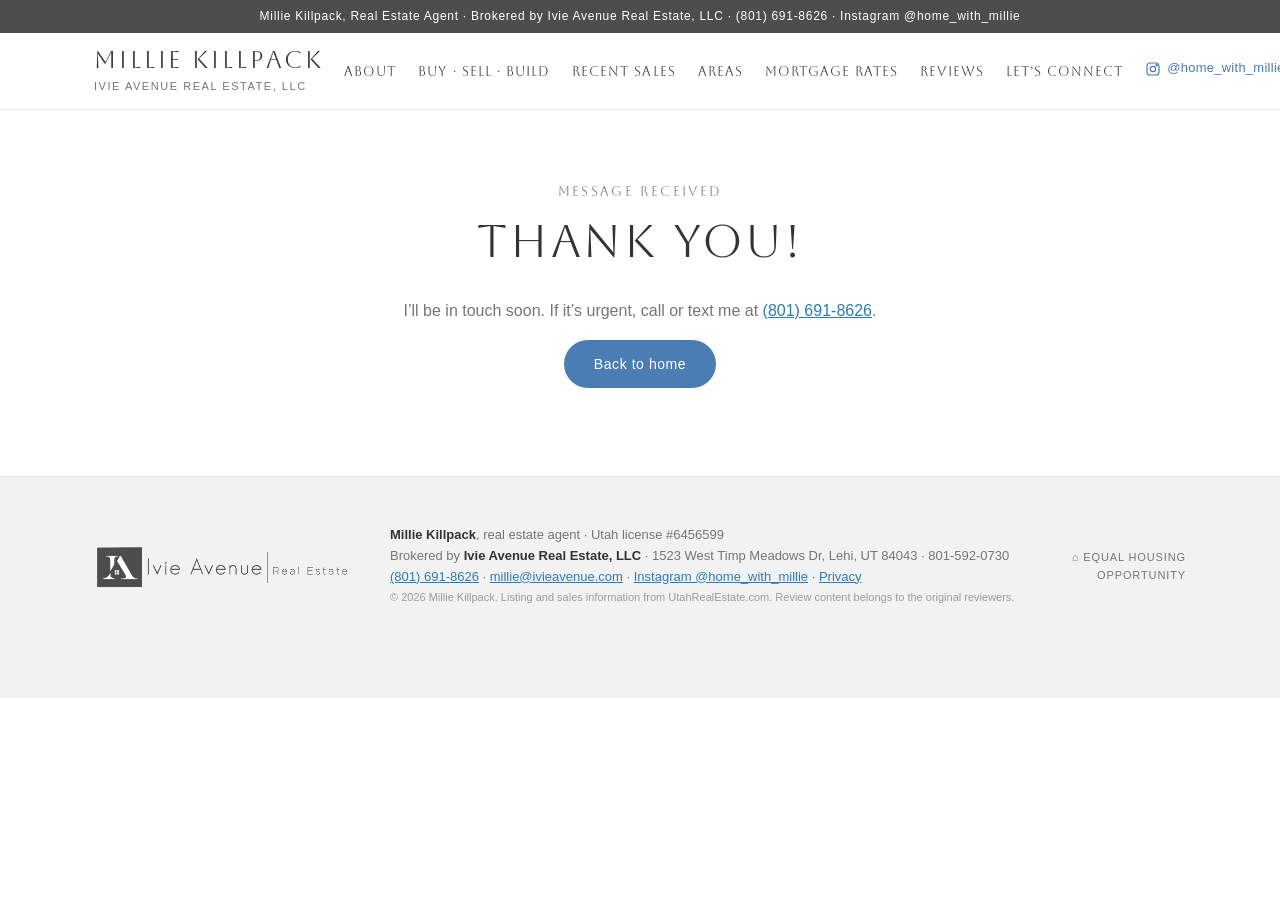
<file: thanks.html>
<!doctype html><html lang="en"><head><meta charset="utf-8"><meta name="viewport" content="width=device-width,initial-scale=1">
<title>Thank you | Millie Killpack</title><meta name="description" content="Thanks for reaching out"><meta name="robots" content="noindex,nofollow">
<link rel="preload" href="fonts/aboreto.woff2" as="font" type="font/woff2" crossorigin><link rel="stylesheet" href="styles.css"></head><body>
<div class="topbar">Millie Killpack, Real Estate Agent · Brokered by Ivie Avenue Real Estate, LLC · <a href="tel:+18016918626">(801) 691-8626</a> · <a href="https://www.instagram.com/home_with_millie/" target="_blank" rel="noopener">Instagram @home_with_millie</a></div>
<header class="site"><div class="hdr"><a class="brand" href="index.html#top"><span class="nm">Millie Killpack</span><span class="bk">Ivie Avenue Real Estate, LLC</span></a>
<button class="menu-btn" aria-expanded="false" aria-controls="nav" onclick="var n=document.getElementById('nav');n.classList.toggle('open');this.setAttribute('aria-expanded',n.classList.contains('open'))">Menu ☰</button>
<nav class="main" id="nav"><ul><li><a href="index.html#about">About</a></li><li><a href="index.html#services">Buy · Sell · Build</a></li><li><a href="index.html#sold">Recent Sales</a></li><li><a href="index.html#areas">Areas</a></li><li><a href="rates.html">Mortgage Rates</a></li><li><a href="index.html#reviews">Reviews</a></li><li><a href="index.html#connect">Let’s Connect</a></li><li><a class="ig" href="https://www.instagram.com/home_with_millie/" target="_blank" rel="noopener" aria-label="Instagram @home_with_millie"><svg width="16" height="16" viewBox="0 0 24 24" fill="none" stroke="currentColor" stroke-width="1.8" aria-hidden="true"><rect x="3" y="3" width="18" height="18" rx="5"/><circle cx="12" cy="12" r="4"/><circle cx="17.5" cy="6.5" r="1" fill="currentColor"/></svg> <span>@home_with_millie</span></a></li></ul></nav></div></header><main><section><div class="wrap center" style="max-width:760px"><p class="eyebrow">Message received</p><h1>Thank you!</h1><p>I’ll be in touch soon. If it’s urgent, call or text me at <a href="tel:+18016918626">(801) 691-8626</a>.</p><p><a class="btn" href="index.html">Back to home</a></p></div></section></main><footer><div class="wrap grid"><img class="logo" src="img/Ivie_Ave_bannerlogo.png" alt="Ivie Avenue Real Estate, LLC logo">
<div class="disc"><b>Millie Killpack</b>, real estate agent · Utah license #6456599<br>
Brokered by <b>Ivie Avenue Real Estate, LLC</b> · 1523 West Timp Meadows Dr, Lehi, UT 84043 · 801-592-0730<br>
<a href="tel:+18016918626">(801) 691-8626</a> · <a href="mailto:millie@ivieavenue.com">millie@ivieavenue.com</a> · <a href="https://www.instagram.com/home_with_millie/" target="_blank" rel="noopener">Instagram @home_with_millie</a> · <a href="privacy.html">Privacy</a><br>
<span class="src">© 2026 Millie Killpack. Listing and sales information from UtahRealEstate.com. Review content belongs to the original reviewers.</span></div>
<div class="eho">⌂ Equal Housing<br>Opportunity</div></div></footer>
<div class="mbar"><a href="tel:+18016918626">Call</a><a href="sms:+18016918626">Text</a><a href="index.html#connect">Connect</a></div><script>
document.querySelectorAll('nav.main a').forEach(a=>a.addEventListener('click',()=>document.getElementById('nav').classList.remove('open')));
document.querySelectorAll('form[data-live-action]').forEach(f=>{
 if(f.dataset.preview!=='true'){f.action=f.dataset.liveAction;f.noValidate=false;return;}
 f.addEventListener('submit',e=>{e.preventDefault();if(!f.reportValidity())return;var m=f.querySelector('.form-msg');m.style.display='block';m.textContent='Preview only: this form is switched off until launch, so nothing was sent. Please call or text Millie at (801) 691-8626 or email millie@ivieavenue.com.';});
});
</script></body></html>
</file>
<file: styles.css>
@font-face{font-family:'Aboreto';src:url(fonts/aboreto.woff2) format('woff2');font-weight:400;font-display:swap}
:root{--charcoal:#4d4d4d;--ink:#333;--text:#757575;--gray:#f2f2f2;--line:#e6e6e6;--blue:#497db3;--blue-dk:#066aab;--blue-lt:#a2b6d7;--pill:#e9f2fa;--max:1140px}
*{box-sizing:border-box}html{scroll-behavior:smooth}
body{margin:0;font-family:"Helvetica Neue",Helvetica,Arial,sans-serif;font-size:16px;line-height:1.6;color:var(--text);background:#fff}
img{max-width:100%;display:block}
h1,h2,h3,.display{font-family:'Aboreto',Georgia,serif;font-weight:400;color:var(--ink);text-transform:uppercase;letter-spacing:.06em;line-height:1.25;margin:0 0 .6em}
h1{font-size:clamp(28px,4.4vw,46px)}h2{font-size:clamp(22px,3vw,30px)}h3{font-size:18px}
a{color:#2b7bb9}
.wrap{max-width:var(--max);margin:0 auto;padding:0 24px}
section{padding:72px 0}
.band{background:var(--gray)}
.eyebrow{font-family:'Aboreto',serif;text-transform:uppercase;letter-spacing:.18em;font-size:13px;color:var(--text);margin:0 0 10px}
.center{text-align:center}.lead{max-width:720px;margin:0 auto 36px}
.btn{display:inline-block;background:var(--blue);color:#fff;text-decoration:none;padding:13px 30px;border-radius:9999px;font-size:14px;letter-spacing:.04em;border:0;cursor:pointer;transition:background .2s}
.btn:hover{background:#3b6a9c}
.btn.pill{background:var(--pill);color:var(--blue);padding:9px 22px;font-size:13px}.btn.pill:hover{background:#d8e7f6}
.btn.ghost{background:transparent;color:var(--blue);box-shadow:inset 0 0 0 1px var(--blue)}
/* header */
.topbar{background:var(--charcoal);color:#fff;font-size:12px;letter-spacing:.06em;text-align:center;padding:7px 12px}
.topbar a{color:#fff;text-decoration:none}
header.site{background:#fff;border-bottom:1px solid var(--line);position:sticky;top:0;z-index:50}
.hdr{display:flex;align-items:center;justify-content:space-between;gap:20px;padding:14px 24px;max-width:var(--max);margin:0 auto}
.brand{display:flex;flex-direction:column;text-decoration:none}
.brand .nm{font-family:'Aboreto',serif;font-size:24px;color:var(--ink);letter-spacing:.12em;line-height:1.1}
.brand .bk{font-size:11px;letter-spacing:.14em;text-transform:uppercase;color:var(--text);margin-top:4px}
nav.main ul{list-style:none;display:flex;gap:26px;margin:0;padding:0}
nav.main a{font-family:'Aboreto',serif;text-transform:uppercase;font-size:13px;letter-spacing:.08em;color:var(--ink);text-decoration:none}
nav.main a:hover{color:var(--blue)}
.menu-btn{display:none;background:none;border:1px solid var(--line);border-radius:4px;padding:8px 10px;font-size:14px;color:var(--ink)}
/* hero */
.hero{padding:56px 0 72px}
.hero .grid{display:grid;grid-template-columns:1.1fr .9fr;gap:56px;align-items:center}
.hero p.intro{font-size:17px;max-width:520px}
.hero .ctas{display:flex;gap:12px;flex-wrap:wrap;margin-top:26px}
.circle{border-radius:50%;overflow:hidden;aspect-ratio:1/1;box-shadow:0 0 15px rgba(0,0,0,.15)}
.circle img{width:100%;height:100%;object-fit:cover;object-position:50% 22%}
.proof{display:flex;gap:28px;flex-wrap:wrap;margin-top:34px;padding-top:24px;border-top:1px solid var(--line)}
.proof div{min-width:120px}.proof b{display:block;font-family:'Aboreto',serif;font-weight:400;font-size:22px;color:var(--ink);letter-spacing:.04em}
.proof span{font-size:13px}
.src{font-size:11px;color:#9b9b9b}
/* about */
.about .grid{display:grid;grid-template-columns:.8fr 1.2fr;gap:56px;align-items:center}
.about .photo{border-radius:4px;overflow:hidden;box-shadow:0 0 15px rgba(0,0,0,.15)}
.card-float{background:#fff;padding:40px;box-shadow:0 0 15px rgba(0,0,0,.15);border-radius:4px}
.social{display:flex;gap:16px;flex-wrap:wrap;margin-top:18px;font-size:14px}
/* services */
.cards{display:grid;grid-template-columns:repeat(3,1fr);gap:28px}
.card{background:#fff;box-shadow:0 0 15px rgba(0,0,0,.12);border-radius:4px;padding:34px 28px;text-align:center;display:flex;flex-direction:column;align-items:center}
.card .ic{width:58px;height:58px;border-radius:50%;background:var(--pill);display:grid;place-items:center;margin-bottom:18px;color:var(--blue)}
.card p{font-size:15px;flex:1}
/* sold */
.sold{display:grid;grid-template-columns:repeat(4,1fr);gap:16px}
.sold div{background:#fff;border:1px solid var(--line);border-radius:4px;padding:18px;text-align:center}
.sold b{display:block;font-family:'Aboreto',serif;font-weight:400;color:var(--ink);font-size:15px;letter-spacing:.05em}
.sold span{font-size:12px}
/* areas */
.areas{display:flex;flex-wrap:wrap;gap:12px;justify-content:center}
.areas span{border:1px solid var(--line);border-radius:9999px;padding:9px 20px;font-family:'Aboreto',serif;font-size:13px;letter-spacing:.08em;color:var(--ink);background:#fff}
/* reviews */
.rating{display:inline-flex;align-items:center;gap:10px;background:#fff;border:1px solid var(--line);border-radius:9999px;padding:8px 18px;font-size:14px;margin-bottom:30px}
.stars{color:#e0a800;letter-spacing:2px}
.reviews{columns:3 300px;column-gap:24px}
.rev{break-inside:avoid;background:#fff;border-radius:4px;box-shadow:0 0 15px rgba(0,0,0,.08);padding:26px;margin:0 0 24px}
.rev blockquote{margin:0 0 14px;font-size:15px;color:#555}.rev blockquote p{margin:0 0 .7em}
.rev .who{font-weight:bold;color:var(--ink);font-size:14px}
.rev .meta{font-size:12px;color:#9b9b9b}
.tag{display:inline-block;font-size:11px;letter-spacing:.06em;text-transform:uppercase;padding:2px 8px;border-radius:9999px;background:var(--pill);color:var(--blue);margin-right:6px}
.tag.g{background:#f1f3f4;color:#3c4043}
/* form */
.connect .grid{display:grid;grid-template-columns:.85fr 1.15fr;gap:56px}
.connect .side .circle{max-width:220px;margin-bottom:24px}
.contact-list{list-style:none;padding:0;margin:18px 0;font-size:15px}.contact-list li{padding:8px 0;border-bottom:1px solid var(--line)}
form .row2{display:grid;grid-template-columns:1fr 1fr;gap:14px}
.fld{margin-bottom:22px}
.fld>label,.fld legend{display:block;font-weight:bold;font-size:13px;color:var(--ink);margin-bottom:6px;padding:0}
fieldset{border:0;margin:0 0 22px;padding:0}
.sub{font-size:12px;color:#9b9b9b;margin-top:4px;display:block}
input[type=text],input[type=email],input[type=tel],textarea{width:100%;font:inherit;font-size:15px;padding:10px 12px;border:1px solid #ccc;border-radius:2px;background:#fff;color:var(--ink)}
input:focus,textarea:focus{outline:2px solid var(--blue-lt);border-color:var(--blue)}
.opt{display:flex;gap:9px;align-items:flex-start;font-size:14px;margin:6px 0;color:#555}.opt input{margin-top:4px}
.req{color:#c0392b}
button.submit{background:var(--blue-dk);color:#fff;border:0;border-radius:3px;padding:12px 26px;font-size:15px;cursor:pointer}
.placeholder-note{background:#fff8e1;border:1px dashed #e0a800;color:#7a5b00;font-size:13px;padding:10px 14px;border-radius:4px;margin-bottom:22px}
.form-msg{display:none;margin-top:16px;padding:12px 14px;border-radius:4px;background:var(--pill);color:var(--blue);font-size:14px}
.consent{font-size:12px;color:#9b9b9b;margin-top:12px}
/* footer */
footer{background:var(--gray);padding:48px 0 90px;font-size:13px;border-top:1px solid var(--line)}
footer .grid{display:grid;grid-template-columns:auto 1fr auto;gap:36px;align-items:center}
footer .logo{width:260px}
footer .disc b{color:var(--ink)}
footer .eho{font-size:11px;letter-spacing:.08em;text-transform:uppercase;text-align:right}
.mbar{display:none}
@media (max-width:900px){
 nav.main{display:none;position:absolute;top:100%;left:0;right:0;background:#fff;border-bottom:1px solid var(--line)}
 nav.main.open{display:block}nav.main ul{flex-direction:column;gap:0;padding:8px 24px}nav.main li a{display:block;padding:12px 0;border-bottom:1px solid var(--line)}
 .menu-btn{display:block}
 .hero .grid,.about .grid,.connect .grid{grid-template-columns:1fr;gap:32px}
 .hero .grid .circle{max-width:300px;margin:0 auto;order:-1}
 .cards{grid-template-columns:1fr}.sold{grid-template-columns:repeat(2,1fr)}
 footer .grid{grid-template-columns:1fr;text-align:center}footer .logo{margin:0 auto}footer .eho{text-align:center}
 section{padding:52px 0}.card-float{padding:26px}
 .mbar{display:grid;grid-template-columns:1fr 1fr 1fr;position:fixed;bottom:0;left:0;right:0;z-index:60;background:var(--charcoal)}
 .mbar a{color:#fff;text-align:center;padding:14px 4px;font-size:13px;text-decoration:none;letter-spacing:.06em;text-transform:uppercase;border-right:1px solid #666}
 .mbar a:last-child{border:0;background:var(--blue)}
}
@media (max-width:520px){form .row2{grid-template-columns:1fr}.brand .nm{font-size:20px}}
.ph{background:#fff8e1;color:#7a5b00;padding:0 4px;border-radius:2px}
fieldset legend{display:block;font-weight:bold;font-size:13px;color:var(--ink);margin-bottom:6px;padding:0}
section[id],#value{scroll-margin-top:90px}
.hp{position:absolute!important;left:-9999px!important;width:1px;height:1px;opacity:0}
nav.main a.ig{display:inline-flex;align-items:center;gap:6px;color:var(--blue);text-transform:none;letter-spacing:.02em;font-family:"Helvetica Neue",Helvetica,Arial,sans-serif;font-size:13px}
nav.main a.ig svg{vertical-align:middle}
.hero-ig{margin:16px 0 0;font-size:14px}.hero-ig a{display:inline-flex;align-items:center;gap:7px;text-decoration:none;color:var(--blue)}
@media (max-width:1100px){
 nav.main{display:none;position:absolute;top:100%;left:0;right:0;background:#fff;border-bottom:1px solid var(--line)}
 nav.main.open{display:block}nav.main ul{flex-direction:column;align-items:stretch;gap:0;padding:8px 24px}nav.main li a{display:block;padding:12px 0;border-bottom:1px solid var(--line)}
 .menu-btn{display:block}
}
/* nav fit with Market Trends item */
nav.main a,.brand .nm,.brand .bk{white-space:nowrap}
nav.main ul{gap:22px;align-items:center}
@media (max-width:1240px) and (min-width:1101px){nav.main ul{gap:16px}nav.main a{font-size:12px}nav.main a.ig span{display:none}}
/* About: text-led layout */
.about2{padding:88px 0}
.about2-head{text-align:center;margin-bottom:46px}
.about2-head h2{font-size:clamp(32px,4.6vw,52px);letter-spacing:.1em;margin-bottom:.3em}
.about2-head .role{font-family:'Aboreto',serif;text-transform:uppercase;letter-spacing:.16em;font-size:12px;margin:0}
.about2-head::after{content:"";display:block;width:56px;height:1px;background:var(--blue);margin:26px auto 0}
.about2-grid{display:grid;grid-template-columns:.85fr 1.15fr;gap:64px;align-items:start;max-width:1000px;margin:0 auto}
.pull{margin:0;padding:6px 0 6px 28px;border-left:2px solid var(--blue);align-self:center}
.pull p{font-family:'Aboreto',Georgia,serif;font-size:clamp(26px,3vw,36px);line-height:1.3;color:var(--ink);letter-spacing:.04em;margin:0 0 16px}
.pull cite{font-style:normal;font-family:'Aboreto',serif;text-transform:uppercase;letter-spacing:.18em;font-size:12px;color:var(--blue)}
.pull cite::before{content:"— "}
.about2-bio{max-width:620px}
.about2-bio p{font-size:17px;line-height:1.8;color:#5f5f5f;margin:0 0 1.15em}
.about2-bio p:first-child::first-line{color:var(--ink)}
.about2-contact{list-style:none;display:flex;justify-content:center;flex-wrap:wrap;gap:0;margin:54px auto 0;padding:22px 0 0;border-top:1px solid #dcdcdc;max-width:1000px}
.about2-contact li{padding:4px 26px;border-right:1px solid #dcdcdc}.about2-contact li:last-child{border-right:0}
.about2-contact a{display:inline-flex;align-items:center;gap:8px;color:var(--ink);text-decoration:none;font-size:14px;letter-spacing:.03em}
.about2-contact a svg{color:var(--blue)}.about2-contact a:hover span{color:var(--blue)}
@media (max-width:900px){
 .about2{padding:60px 0}.about2-head{margin-bottom:30px}
 .about2-grid{grid-template-columns:1fr;gap:28px}
 .pull{position:static;padding-left:20px}
 .about2-bio p{font-size:16px}
 .about2-contact{flex-direction:column;align-items:flex-start;margin-top:34px;padding-top:16px}
 .about2-contact li{border-right:0;padding:9px 0;border-bottom:1px solid #e3e3e3;width:100%}.about2-contact li:last-child{border-bottom:0}
}
</file>
<file: market.css>
/* Market Trends page */
.mkt-hero{padding:56px 0 28px;text-align:center}
.mkt-hero .intro{max-width:640px;margin:0 auto;font-size:17px}
.updated{display:inline-block;margin-top:18px;font-size:13px;background:var(--pill);color:var(--blue);border-radius:9999px;padding:6px 16px}
.rate-band{padding:0 0 40px}
.rate{display:grid;grid-template-columns:1fr 1.4fr;gap:28px;align-items:center;background:#fff;box-shadow:0 0 15px rgba(0,0,0,.12);border-radius:4px;padding:30px 34px}
.rate-main b{display:block;font-family:'Aboreto',serif;font-weight:400;font-size:56px;color:var(--ink);line-height:1.1;margin:4px 0}
.rate-side{display:grid;grid-template-columns:repeat(3,1fr);gap:16px;border-left:1px solid var(--line);padding-left:28px}
.rate-side span{display:block;font-size:12px}.rate-side b{font-family:'Aboreto',serif;font-weight:400;font-size:24px;color:var(--ink)}
.stag{color:var(--blue);text-decoration:none;font-weight:bold}.stag:hover{text-decoration:underline}
.glance{display:grid;grid-template-columns:repeat(3,1fr);gap:24px;margin-top:10px}
.area{background:#fff;border:1px solid var(--line);border-radius:4px;padding:24px 24px 14px}
.area h3{display:flex;align-items:center;gap:10px;margin-bottom:10px}.area h3 i{width:12px;height:12px;border-radius:50%;display:inline-block}
.area dl{margin:0}.area dl>div{padding:11px 0;border-top:1px solid var(--line)}
.area dt{font-size:12px;letter-spacing:.06em;text-transform:uppercase}
.area dd{margin:2px 0 0}.area dd b{font-size:20px;color:var(--ink);margin-right:8px}
.area dd small{display:block;font-size:11px;color:#9b9b9b;margin-top:2px}
.chg{font-size:12px;white-space:nowrap}.chg{color:#6b6b6b}
.charts{display:grid;grid-template-columns:1fr 1fr;gap:24px;margin-top:10px}
.chart{margin:0;background:#fff;border-radius:4px;box-shadow:0 0 15px rgba(0,0,0,.08);padding:22px 22px 14px}
.chart figcaption{display:flex;justify-content:space-between;align-items:baseline;gap:10px;margin-bottom:6px}
.chart figcaption b{font-family:'Aboreto',serif;font-weight:400;color:var(--ink);text-transform:uppercase;letter-spacing:.06em;font-size:15px}
.chart figcaption span{font-size:12px}
.chart svg{width:100%;height:auto;display:block}
.chart .grid{stroke:#eee}.chart .tick{stroke:#bbb}
.chart .yl{font-size:11px;fill:#8a8a8a;text-anchor:end}.chart .xl{font-size:11px;fill:#8a8a8a;text-anchor:middle}
.legend{display:flex;flex-wrap:wrap;gap:6px 16px;font-size:12px;margin-top:6px}.legend i{display:inline-block;width:20px;vertical-align:middle;margin-right:6px}
.latest{font-size:12px;margin:8px 0 0}.latest b{color:var(--ink)}
.insights{display:grid;grid-template-columns:repeat(3,1fr);gap:24px;margin-top:10px}
.insights .cta-card{grid-column:span 2;display:flex;flex-direction:column;justify-content:center;align-items:flex-start}
.insights article{background:#fff;border:1px solid var(--line);border-radius:4px;padding:24px}
.insights article p{font-size:15px;margin:0 0 10px}
.insights .cta-card{background:var(--pill);border-color:transparent}
.mkt-cta{background:var(--charcoal);color:#eee}.mkt-cta h2{color:#fff}.mkt-cta .lead{color:#ddd}
.mkt-cta .ctas{display:flex;gap:12px;justify-content:center;flex-wrap:wrap}.mkt-cta .btn.ghost{color:#fff;box-shadow:inset 0 0 0 1px #fff}
.sources h3{margin-bottom:10px}.sources ul{padding-left:18px;font-size:14px;margin:0 0 18px}.sources li{margin:6px 0}
.disc-text{font-size:12px;color:#8a8a8a;max-width:900px}
nav.main a[aria-current=page]{color:var(--blue)}
@media (max-width:900px){
 .rate{grid-template-columns:1fr;padding:24px}.rate-side{border-left:0;padding-left:0;border-top:1px solid var(--line);padding-top:16px;grid-template-columns:1fr 1fr 1fr}
 .glance,.charts,.insights{grid-template-columns:1fr}.insights .cta-card{grid-column:auto}.mkt-hero{padding:40px 0 22px}.rate-main b{font-size:46px}
}
@media (max-width:520px){.rate-side{grid-template-columns:1fr}.chart{padding:16px 12px 10px}}
@media (max-width:520px){.chart .yl,.chart .xl{font-size:17px}}
.charts.one{grid-template-columns:1fr;max-width:820px;margin-left:auto;margin-right:auto}
.insights .cta-card{grid-column:auto}
</file>
